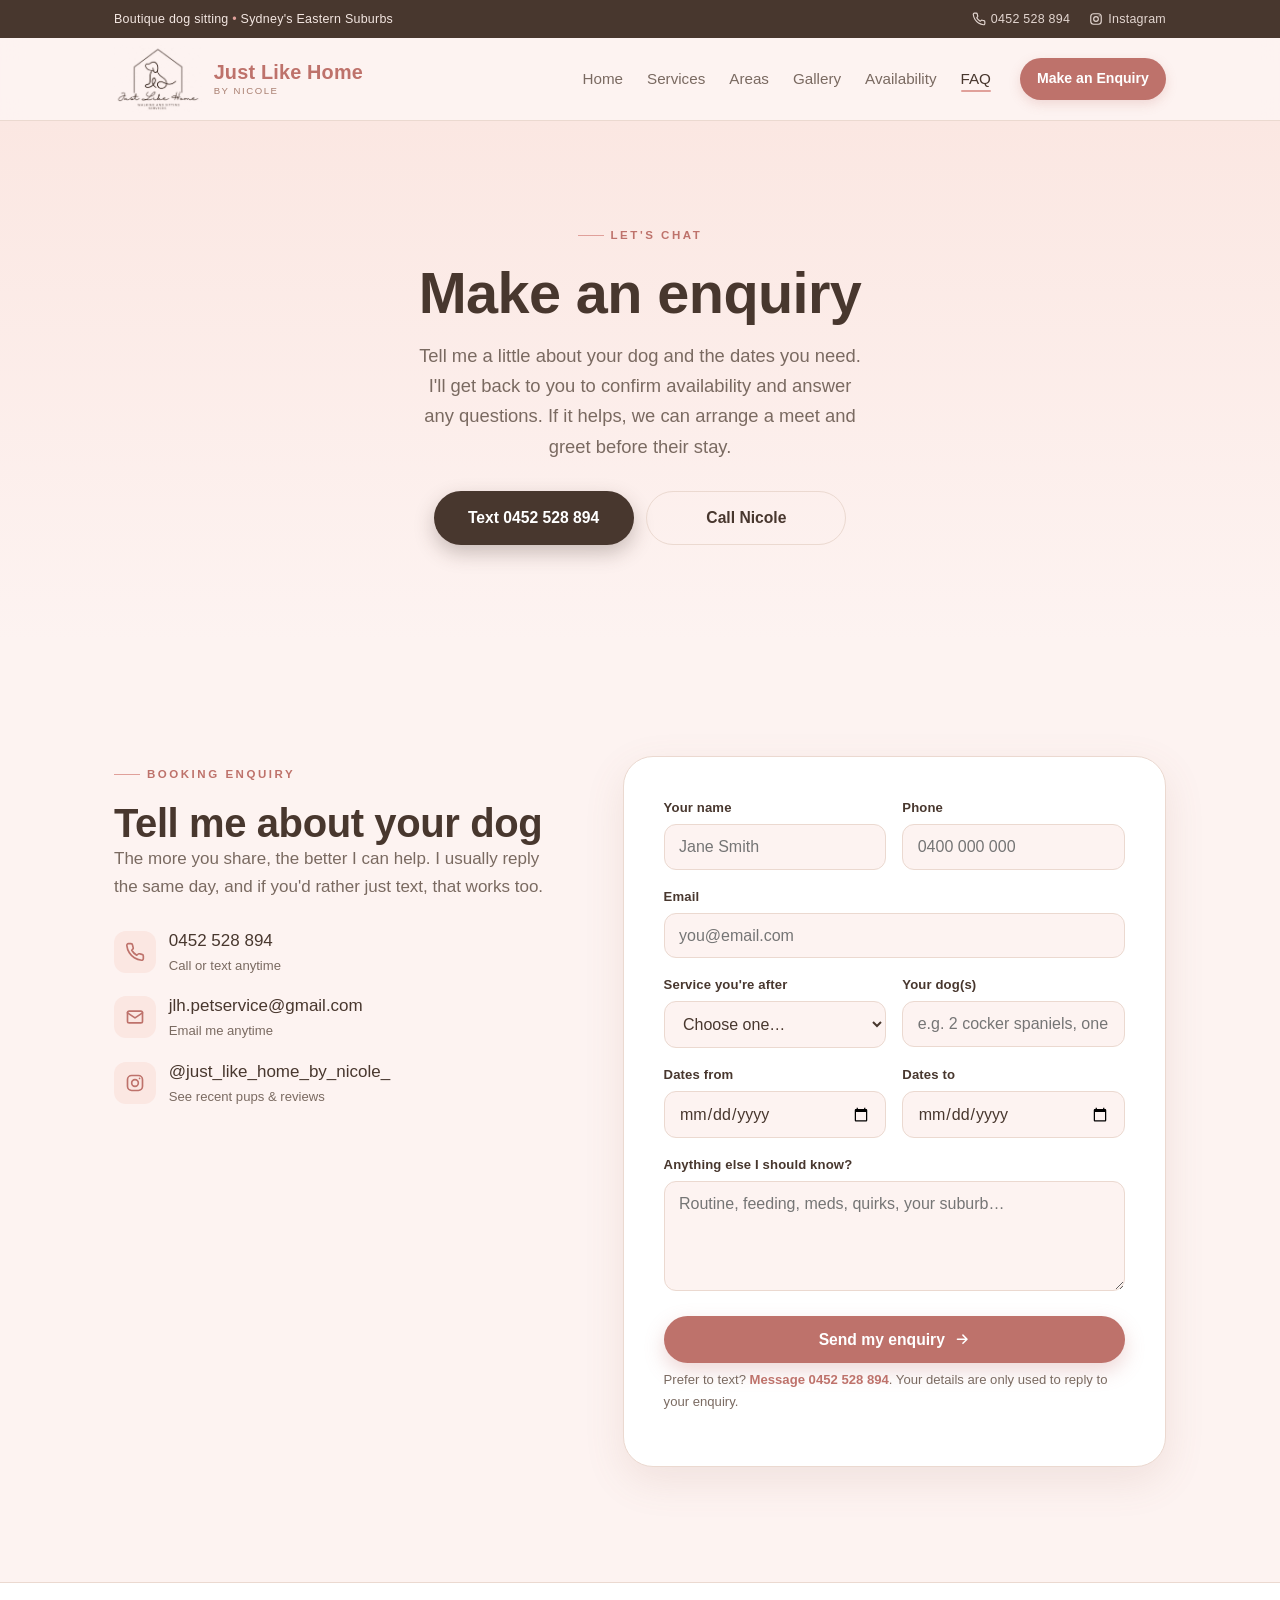
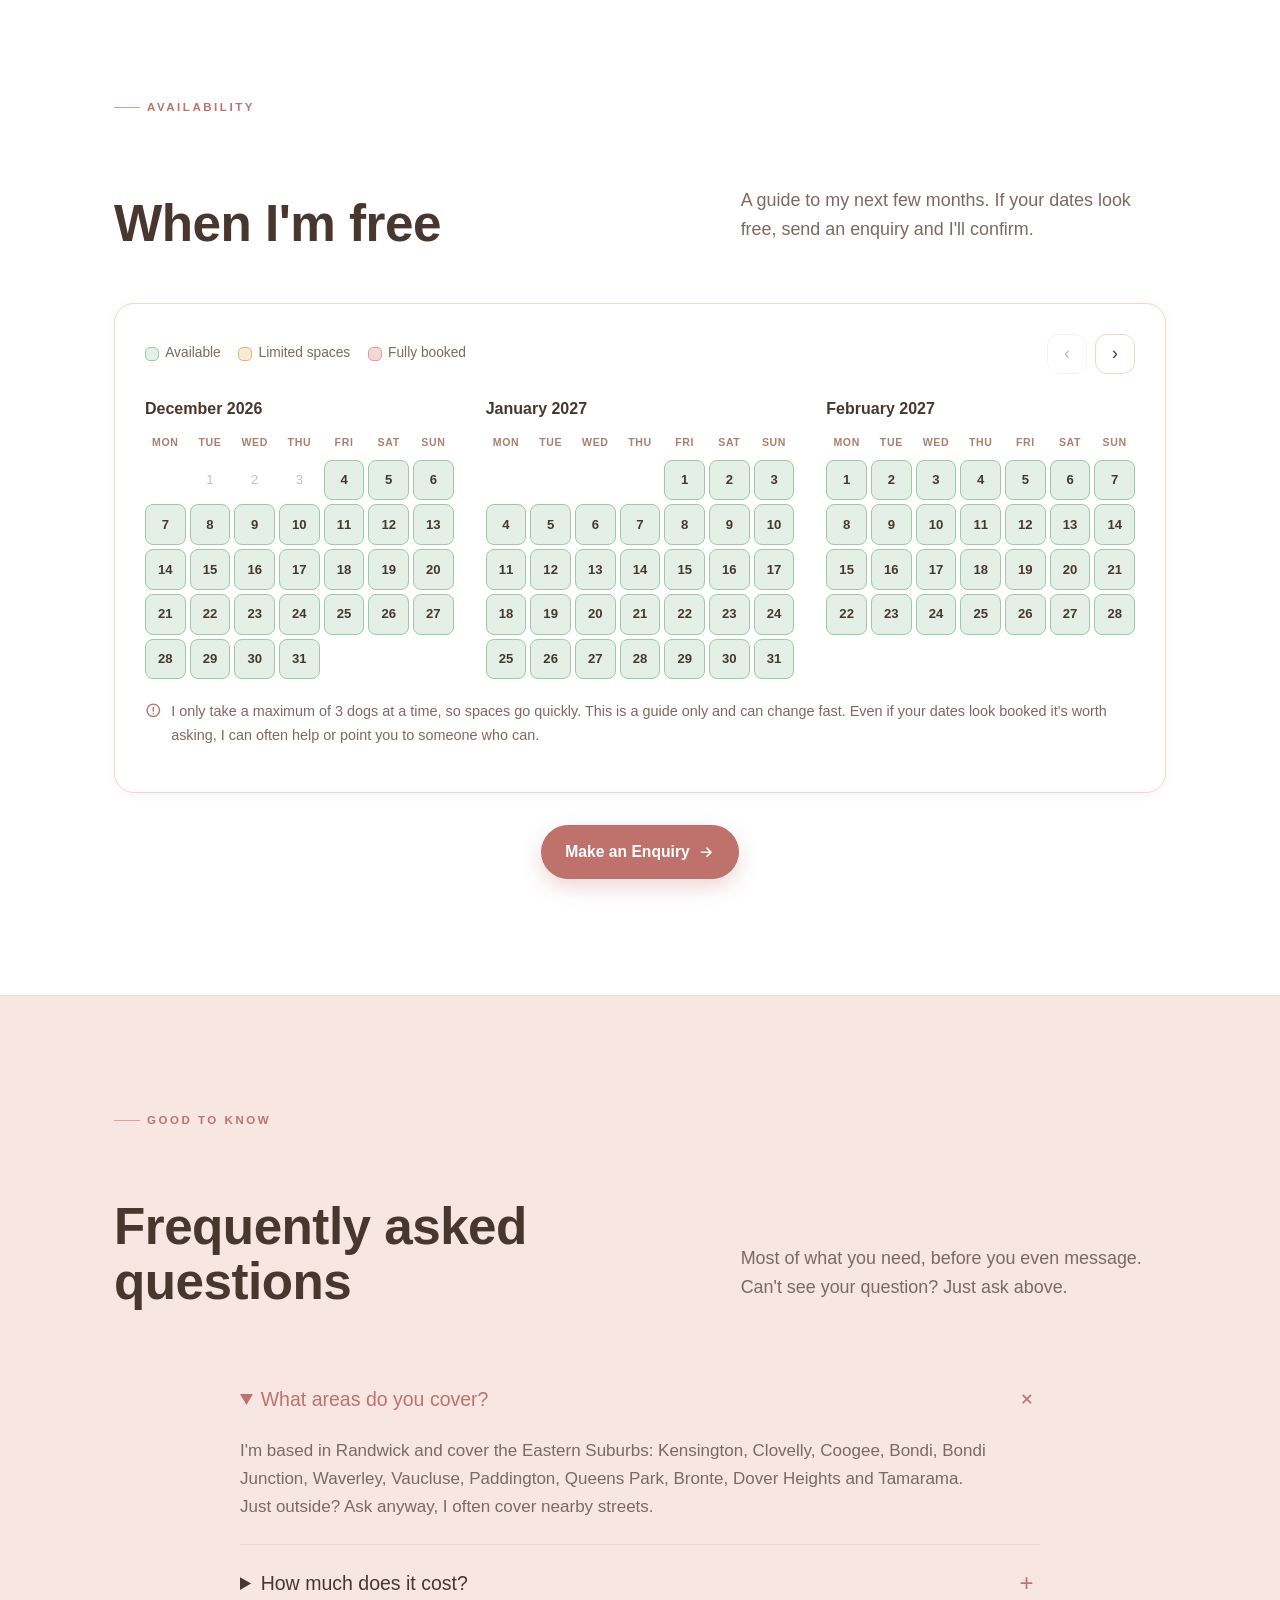
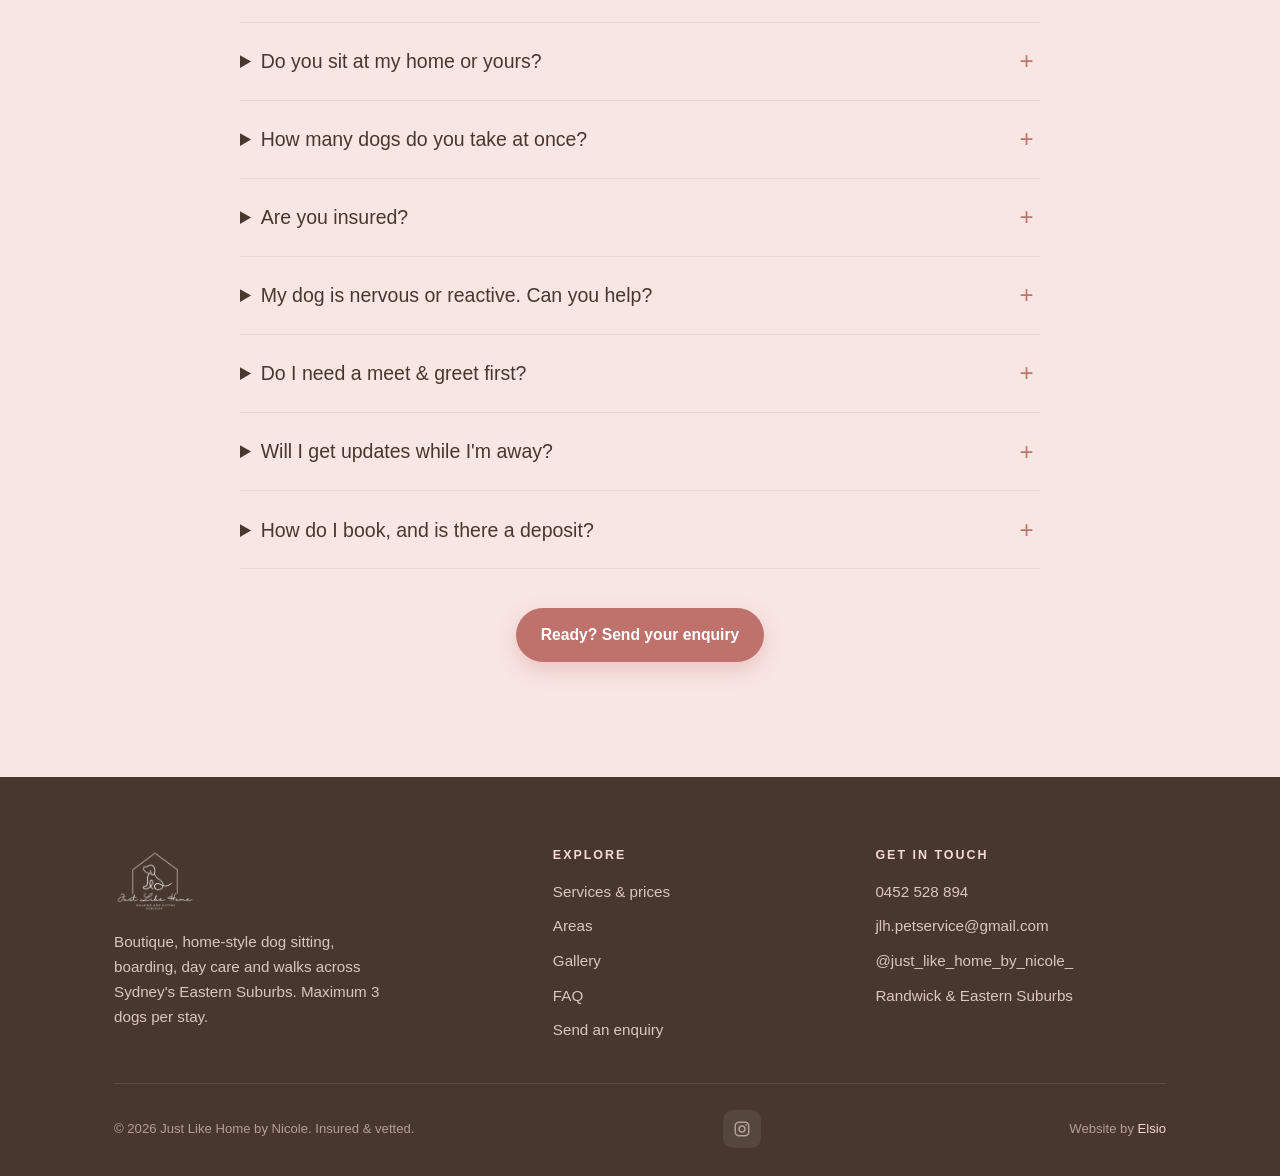
<file: contact.html>
<!DOCTYPE html>
<html lang="en-AU">
<head>
  <meta charset="UTF-8">
  <meta name="viewport" content="width=device-width, initial-scale=1.0">
  <title>Make an Enquiry | Just Like Home by Nicole</title>
  <meta name="description" content="Make an enquiry with Just Like Home by Nicole, or text 0452 528 894. Boutique dog sitting and walks across Sydney's Eastern Suburbs. Maximum 3 dogs per stay.">
  <link rel="stylesheet" href="css/styles.css?v=17">
  <script>document.documentElement.className += ' js';</script>
</head>
<body>

  <!-- ===== Utility bar ===== -->
  <div class="util">
    <div class="container">
      <span>Boutique dog sitting <span class="util__dot">&bull;</span> Sydney's Eastern Suburbs</span>
      <span class="util__right">
        <a href="tel:0452528894" aria-label="Call or text Nicole"><svg viewBox="0 0 24 24" fill="none" stroke="currentColor" stroke-width="2" stroke-linecap="round" stroke-linejoin="round"><path d="M22 16.9v3a2 2 0 0 1-2.2 2 19.8 19.8 0 0 1-8.6-3 19.5 19.5 0 0 1-6-6 19.8 19.8 0 0 1-3-8.6A2 2 0 0 1 4.1 2h3a2 2 0 0 1 2 1.7c.1 1 .4 1.9.7 2.8a2 2 0 0 1-.5 2.1L8.1 9.9a16 16 0 0 0 6 6l1.3-1.2a2 2 0 0 1 2.1-.5c.9.3 1.8.6 2.8.7a2 2 0 0 1 1.7 2Z"/></svg> 0452 528 894</a>
        <a href="https://www.instagram.com/just_like_home_by_nicole_/" target="_blank" rel="noopener" aria-label="Instagram"><svg viewBox="0 0 24 24" fill="none" stroke="currentColor" stroke-width="2"><rect x="3" y="3" width="18" height="18" rx="5"/><circle cx="12" cy="12" r="4"/><circle cx="17.5" cy="6.5" r="1" fill="currentColor" stroke="none"/></svg> Instagram</a>
      </span>
    </div>
  </div>

  <!-- ===== Header ===== -->
  <header class="masthead">
    <div class="container">
      <a class="brand" href="index.html" aria-label="Just Like Home by Nicole, home">
        <img class="brand__logo" src="assets/brand/logo.png" alt="" width="375" height="291">
        <span class="brand__text"><span class="brand__name">Just Like Home</span><span class="brand__sub">by Nicole</span></span>
      </a>
      <nav class="nav" aria-label="Primary">
        <ul class="nav__links">
          <li><a href="index.html">Home</a></li>
          <li><a href="index.html#services">Services</a></li>
          <li><a href="index.html#areas">Areas</a></li>
          <li><a href="index.html#gallery">Gallery</a></li>
          <li><a href="contact.html#availability">Availability</a></li>
          <li><a href="contact.html#faq" aria-current="page">FAQ</a></li>
          <li class="nav__mobile-cta"><a class="btn" href="#enquire">Make an Enquiry</a></li>
        </ul>
        <a class="btn" href="#enquire">Make an Enquiry</a>
        <button class="nav-toggle" aria-label="Open menu" aria-expanded="false"><span></span></button>
      </nav>
    </div>
  </header>

  <!-- ===== Page hero ===== -->
  <section class="pagehero">
    <div class="container">
      <span class="eyebrow center">Let's chat</span>
      <h1>Make an enquiry</h1>
      <p>Tell me a little about your dog and the dates you need. I'll get back to you to confirm availability and answer any questions. If it helps, we can arrange a meet and greet before their stay.</p>
      <div class="cta__actions">
        <a class="btn btn--text" href="sms:0452528894">Text 0452 528 894</a>
        <a class="btn btn--ghost" href="tel:0452528894">Call Nicole</a>
      </div>
    </div>
  </section>

  <!-- ===== Booking enquiry ===== -->
  <section class="section book" id="enquire">
    <div class="container">
      <aside class="book__aside reveal">
        <span class="eyebrow">Booking enquiry</span>
        <h2 style="font-size:clamp(1.8rem,3.4vw,2.5rem)">Tell me about your dog</h2>
        <p>The more you share, the better I can help. I usually reply the same day, and if you'd rather just text, that works too.</p>
        <ul class="book__contactlist">
          <li><span class="ic"><svg viewBox="0 0 24 24" fill="none" stroke="currentColor" stroke-width="2" stroke-linecap="round" stroke-linejoin="round"><path d="M22 16.9v3a2 2 0 0 1-2.2 2 19.8 19.8 0 0 1-8.6-3 19.5 19.5 0 0 1-6-6 19.8 19.8 0 0 1-3-8.6A2 2 0 0 1 4.1 2h3a2 2 0 0 1 2 1.7c.1 1 .4 1.9.7 2.8a2 2 0 0 1-.5 2.1L8.1 9.9a16 16 0 0 0 6 6l1.3-1.2a2 2 0 0 1 2.1-.5c.9.3 1.8.6 2.8.7a2 2 0 0 1 1.7 2Z"/></svg></span><span><a href="tel:0452528894" style="color:inherit">0452 528 894</a><small>Call or text anytime</small></span></li>
          <li><span class="ic"><svg viewBox="0 0 24 24" fill="none" stroke="currentColor" stroke-width="2" stroke-linecap="round" stroke-linejoin="round"><rect x="3" y="5" width="18" height="14" rx="2"/><path d="m3 7 9 6 9-6"/></svg></span><span><a href="mailto:jlh.petservice@gmail.com" style="color:inherit">jlh.petservice@gmail.com</a><small>Email me anytime</small></span></li>
          <li><span class="ic"><svg viewBox="0 0 24 24" fill="none" stroke="currentColor" stroke-width="2"><rect x="3" y="3" width="18" height="18" rx="5"/><circle cx="12" cy="12" r="4"/><circle cx="17.5" cy="6.5" r="1" fill="currentColor" stroke="none"/></svg></span><span><a href="https://www.instagram.com/just_like_home_by_nicole_/" target="_blank" rel="noopener" style="color:inherit">@just_like_home_by_nicole_</a><small>See recent pups &amp; reviews</small></span></li>
        </ul>
      </aside>

      <form class="form reveal" id="enquiryForm" novalidate>
        <div class="form__ok" id="formOk"></div>
        <div class="form__row">
          <div class="field">
            <label for="name">Your name</label>
            <input id="name" name="name" type="text" placeholder="Jane Smith" required>
          </div>
          <div class="field">
            <label for="phone">Phone</label>
            <input id="phone" name="phone" type="tel" placeholder="0400 000 000" required>
          </div>
        </div>
        <div class="field">
          <label for="email">Email</label>
          <input id="email" name="email" type="email" placeholder="you@email.com" required>
        </div>
        <div class="form__row">
          <div class="field">
            <label for="service">Service you're after</label>
            <select id="service" name="service">
              <option value="">Choose one…</option>
              <option>Sitting at my place ($85/night)</option>
              <option>Sitting at your place ($100/night)</option>
              <option>Day care ($65/day)</option>
              <option>Drop-in visit ($40)</option>
              <option>Solo walk ($40 weekday / $50 weekend)</option>
              <option>Double walk ($75)</option>
              <option>Wash &amp; walk ($65)</option>
              <option>Not sure yet, help me choose</option>
            </select>
          </div>
          <div class="field">
            <label for="pet">Your dog(s)</label>
            <input id="pet" name="pet" type="text" placeholder="e.g. 2 cocker spaniels, one a bit nervous">
          </div>
        </div>
        <div class="form__row">
          <div class="field">
            <label for="from">Dates from</label>
            <input id="from" name="from" type="date">
          </div>
          <div class="field">
            <label for="to">Dates to</label>
            <input id="to" name="to" type="date">
          </div>
        </div>
        <p class="datestatus" id="dateStatus" role="status" aria-live="polite"></p>
        <div class="field">
          <label for="msg">Anything else I should know?</label>
          <textarea id="msg" name="msg" placeholder="Routine, feeding, meds, quirks, your suburb…"></textarea>
        </div>
        <button class="btn" type="submit" style="width:100%;justify-content:center">Send my enquiry
          <svg viewBox="0 0 24 24" fill="none" stroke="currentColor" stroke-width="2.2" stroke-linecap="round" stroke-linejoin="round"><path d="M5 12h14M13 6l6 6-6 6"/></svg>
        </button>
        <p class="form__note">Prefer to text? <a href="sms:0452528894" style="color:var(--rose-deep);font-weight:600">Message 0452 528 894</a>. Your details are only used to reply to your enquiry.</p>
      </form>
    </div>
  </section>

  <!-- ===== Availability =====
       Hotel style: each date shows Available / Limited / Fully booked.
       Edit the dates at the top of js/availability.js - nothing else. -->
  <section class="section avail" id="availability">
    <div class="container">
      <div class="head head--row reveal">
        <span class="eyebrow">Availability</span>
        <h2>When I'm free</h2>
        <p>A guide to my next few months. If your dates look free, send an enquiry and I'll confirm.</p>
      </div>

      <div class="avc reveal">
        <div class="avc__top">
          <div class="avc__legend">
            <span><i class="avc__key free"></i> Available</span>
            <span><i class="avc__key limited"></i> Limited spaces</span>
            <span><i class="avc__key full"></i> Fully booked</span>
          </div>
          <div class="avc__nav">
            <button type="button" id="avcPrev" aria-label="Previous months">&#8249;</button>
            <button type="button" id="avcNext" aria-label="Next months">&#8250;</button>
          </div>
        </div>

        <div class="avc__months" id="availabilityCal"></div>

        <p class="avc__note">
          <svg viewBox="0 0 24 24" fill="none" stroke="currentColor" stroke-width="2" stroke-linecap="round" stroke-linejoin="round"><circle cx="12" cy="12" r="9"/><path d="M12 8v5M12 16.5v.5"/></svg>
          I only take a maximum of 3 dogs at a time, so spaces go quickly. This is a guide only and can change fast. Even if your dates look booked it's worth asking, I can often help or point you to someone who can.
        </p>
      </div>

      <div style="text-align:center;margin-top:2rem">
        <a class="btn" href="#enquire">Make an Enquiry
          <svg viewBox="0 0 24 24" fill="none" stroke="currentColor" stroke-width="2.2" stroke-linecap="round" stroke-linejoin="round"><path d="M5 12h14M13 6l6 6-6 6"/></svg>
        </a>
      </div>
    </div>
  </section>

  <!-- ===== Full FAQ ===== -->
  <section class="section" id="faq" style="background:var(--cream-2)">
    <div class="container">
      <div class="head head--row reveal">
        <span class="eyebrow">Good to know</span>
        <h2>Frequently asked questions</h2>
        <p>Most of what you need, before you even message. Can't see your question? Just ask above.</p>
      </div>

      <div class="faq-wrap reveal">
        <details class="faq" open>
          <summary class="faq__q">What areas do you cover?</summary>
          <div class="faq__a"><p>I'm based in Randwick and cover the Eastern Suburbs: Kensington, Clovelly, Coogee, Bondi, Bondi Junction, Waverley, Vaucluse, Paddington, Queens Park, Bronte, Dover Heights and Tamarama. Just outside? Ask anyway, I often cover nearby streets.</p></div>
        </details>
        <details class="faq">
          <summary class="faq__q">How much does it cost?</summary>
          <div class="faq__a"><p>Sitting at your place is $100/night, sitting at my place is $85/night, day care is $65/day and drop-in visits are $40. Walks are $40 for a solo on a weekday or $50 on a weekend, $75 for a double, and $65 for a wash and walk. Longer stays are discounted, so send me your dates for a quote.</p></div>
        </details>
        <details class="faq">
          <summary class="faq__q">Do you sit at my home or yours?</summary>
          <div class="faq__a"><p>Either works. I can stay overnight in your home so your dog keeps their own space, or they can board with me for a cosy home away from home. Whatever suits your dog best.</p></div>
        </details>
        <details class="faq">
          <summary class="faq__q">How many dogs do you take at once?</summary>
          <div class="faq__a"><p>A maximum of three dogs at a time for stays, so everyone gets proper, personal attention and it never feels like a crowded house. Solo stays may also be available depending on dates, just mention it when you enquire.</p></div>
        </details>
        <details class="faq">
          <summary class="faq__q">Are you insured?</summary>
          <div class="faq__a"><p>Yes. I'm fully insured and vetted, so your dog and your home are in safe, accountable hands.</p></div>
        </details>
        <details class="faq">
          <summary class="faq__q">My dog is nervous or reactive. Can you help?</summary>
          <div class="faq__a"><p>Every dog is different, and you're very welcome to enquire. I'm happy to discuss your dog's individual needs, routine and triggers before booking. Small stays, solo walks and personalised care mean I can tailor their time with me to help them feel as comfortable as possible.</p></div>
        </details>
        <details class="faq">
          <summary class="faq__q">Do I need a meet &amp; greet first?</summary>
          <div class="faq__a"><p>Not always. We'll chat about your dog's routine and needs when you enquire, and if it would help, we can arrange a free meet and greet before their stay. It's there if you want it, not a requirement.</p></div>
        </details>
        <details class="faq">
          <summary class="faq__q">Will I get updates while I'm away?</summary>
          <div class="faq__a"><p>Always. Photos and a quick note so you can see your dog happy and settled. It's the best part of the job.</p></div>
        </details>
        <details class="faq">
          <summary class="faq__q">How do I book, and is there a deposit?</summary>
          <div class="faq__a"><p>Send an enquiry above or text me on 0452 528 894 with your dog, your dates and what you need, and I'll confirm availability. A 25% deposit is required to confirm your booking. Your deposit is fully refundable if you cancel at least 7 days before the start of your stay. The remaining balance is due on arrival.</p></div>
        </details>
      </div>

      <div style="text-align:center;margin-top:2.4rem">
        <a class="btn" href="#enquire">Ready? Send your enquiry</a>
      </div>
    </div>
  </section>

  <!-- ===== Footer ===== -->
  <footer class="foot">
    <div class="container">
      <div class="foot__top">
        <div class="foot__brand">
          <a class="brand" href="index.html" aria-label="Just Like Home by Nicole, home">
            <img class="brand__logo" src="assets/brand/logo.png" alt="Just Like Home" style="height:64px;filter:brightness(0) invert(1);opacity:.92">
          </a>
          <p>Boutique, home-style dog sitting, boarding, day care and walks across Sydney's Eastern Suburbs. Maximum 3 dogs per stay.</p>
        </div>
        <div>
          <h4>Explore</h4>
          <ul>
            <li><a href="index.html#services">Services &amp; prices</a></li>
            <li><a href="index.html#areas">Areas</a></li>
            <li><a href="index.html#gallery">Gallery</a></li>
            <li><a href="contact.html#faq">FAQ</a></li>
            <li><a href="contact.html#enquire">Send an enquiry</a></li>
          </ul>
        </div>
        <div>
          <h4>Get in touch</h4>
          <ul>
            <li><a href="tel:0452528894">0452 528 894</a></li>
            <li><a href="mailto:jlh.petservice@gmail.com">jlh.petservice@gmail.com</a></li>
            <li><a href="https://www.instagram.com/just_like_home_by_nicole_/" target="_blank" rel="noopener">@just_like_home_by_nicole_</a></li>
            <li>Randwick &amp; Eastern Suburbs</li>
          </ul>
        </div>
      </div>
      <div class="foot__bottom">
        <span>© <span id="yr"></span> Just Like Home by Nicole. Insured &amp; vetted.</span>
        <div class="foot__social">
          <a href="https://www.instagram.com/just_like_home_by_nicole_/" target="_blank" rel="noopener" aria-label="Instagram"><svg viewBox="0 0 24 24" fill="none" stroke="currentColor" stroke-width="2"><rect x="3" y="3" width="18" height="18" rx="5"/><circle cx="12" cy="12" r="4"/><circle cx="17.5" cy="6.5" r="1" fill="currentColor" stroke="none"/></svg></a>
        </div>
        <span>Website by <a href="https://elsio.com.au" target="_blank" rel="noopener" style="color:var(--blush)">Elsio</a></span>
      </div>
    </div>
  </footer>

  <script src="js/availability.js"></script>
  <script src="js/main.js"></script>
</body>
</html>
</file>
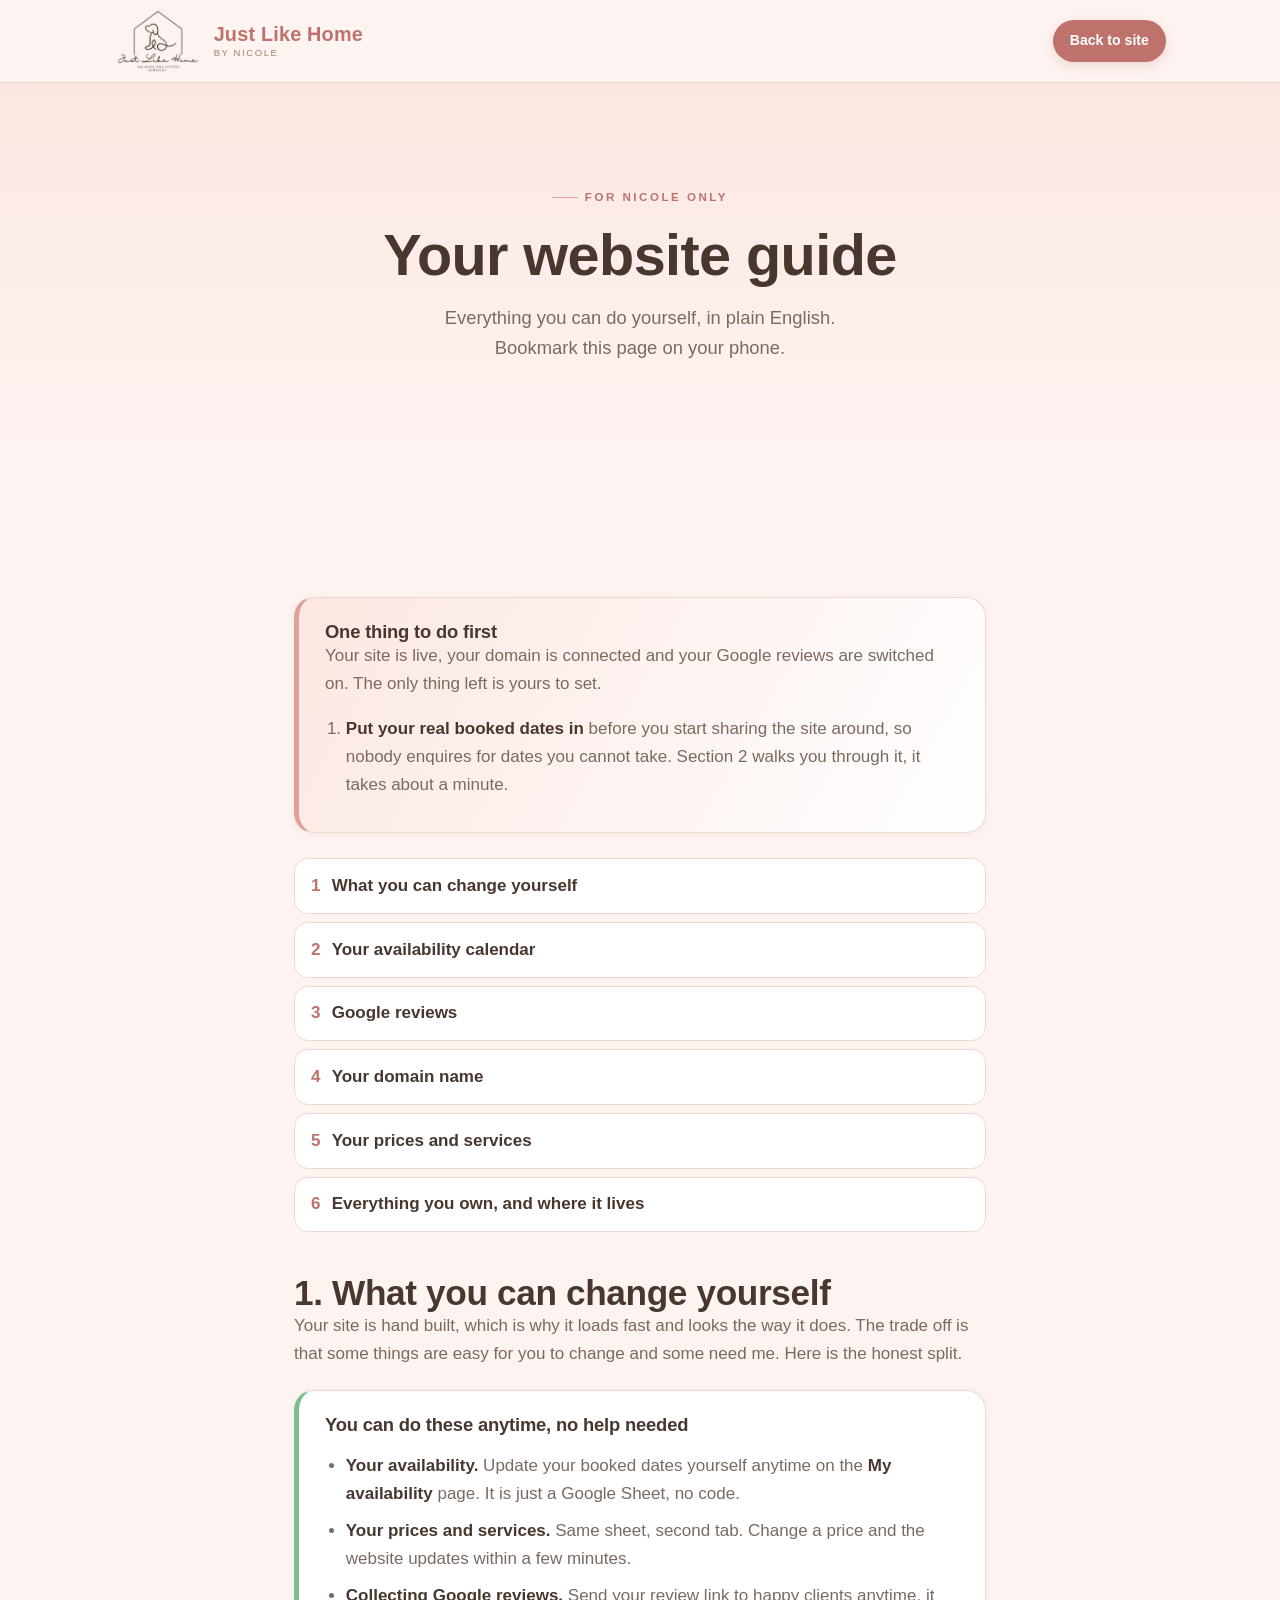
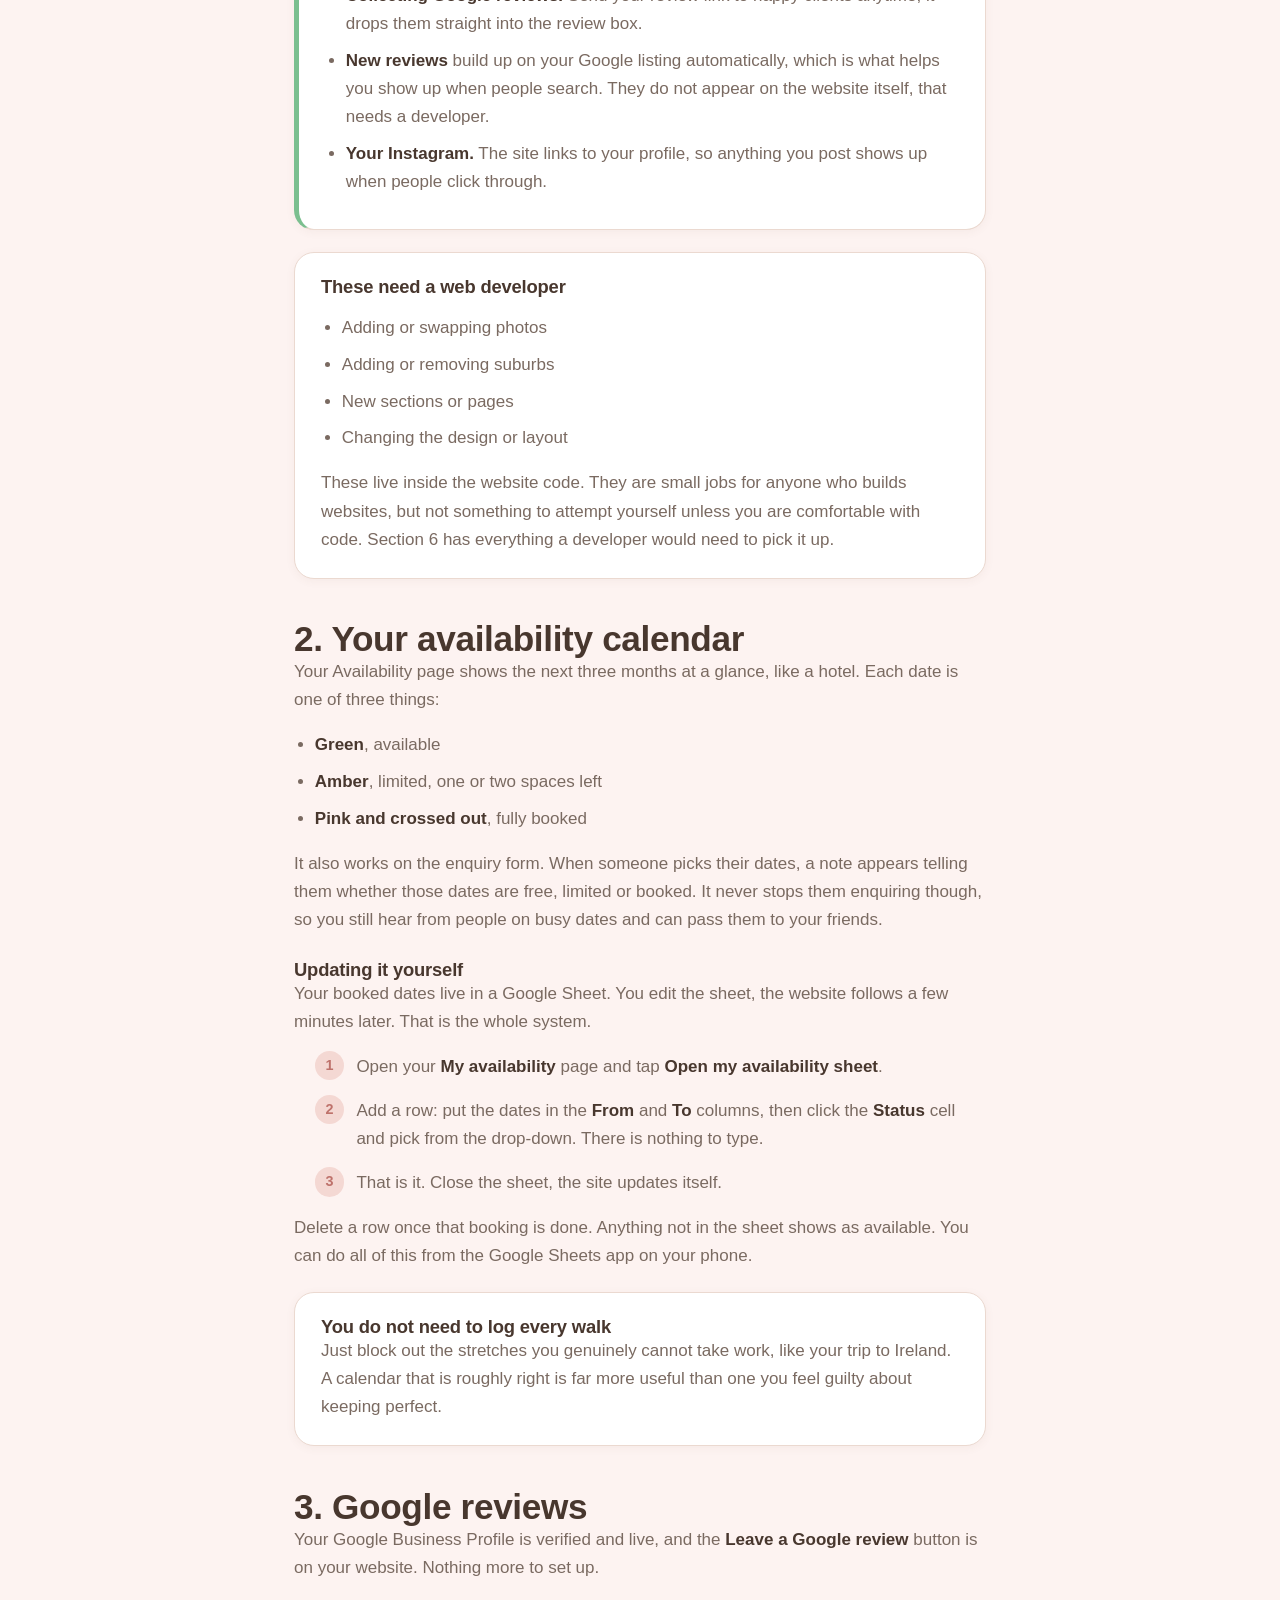
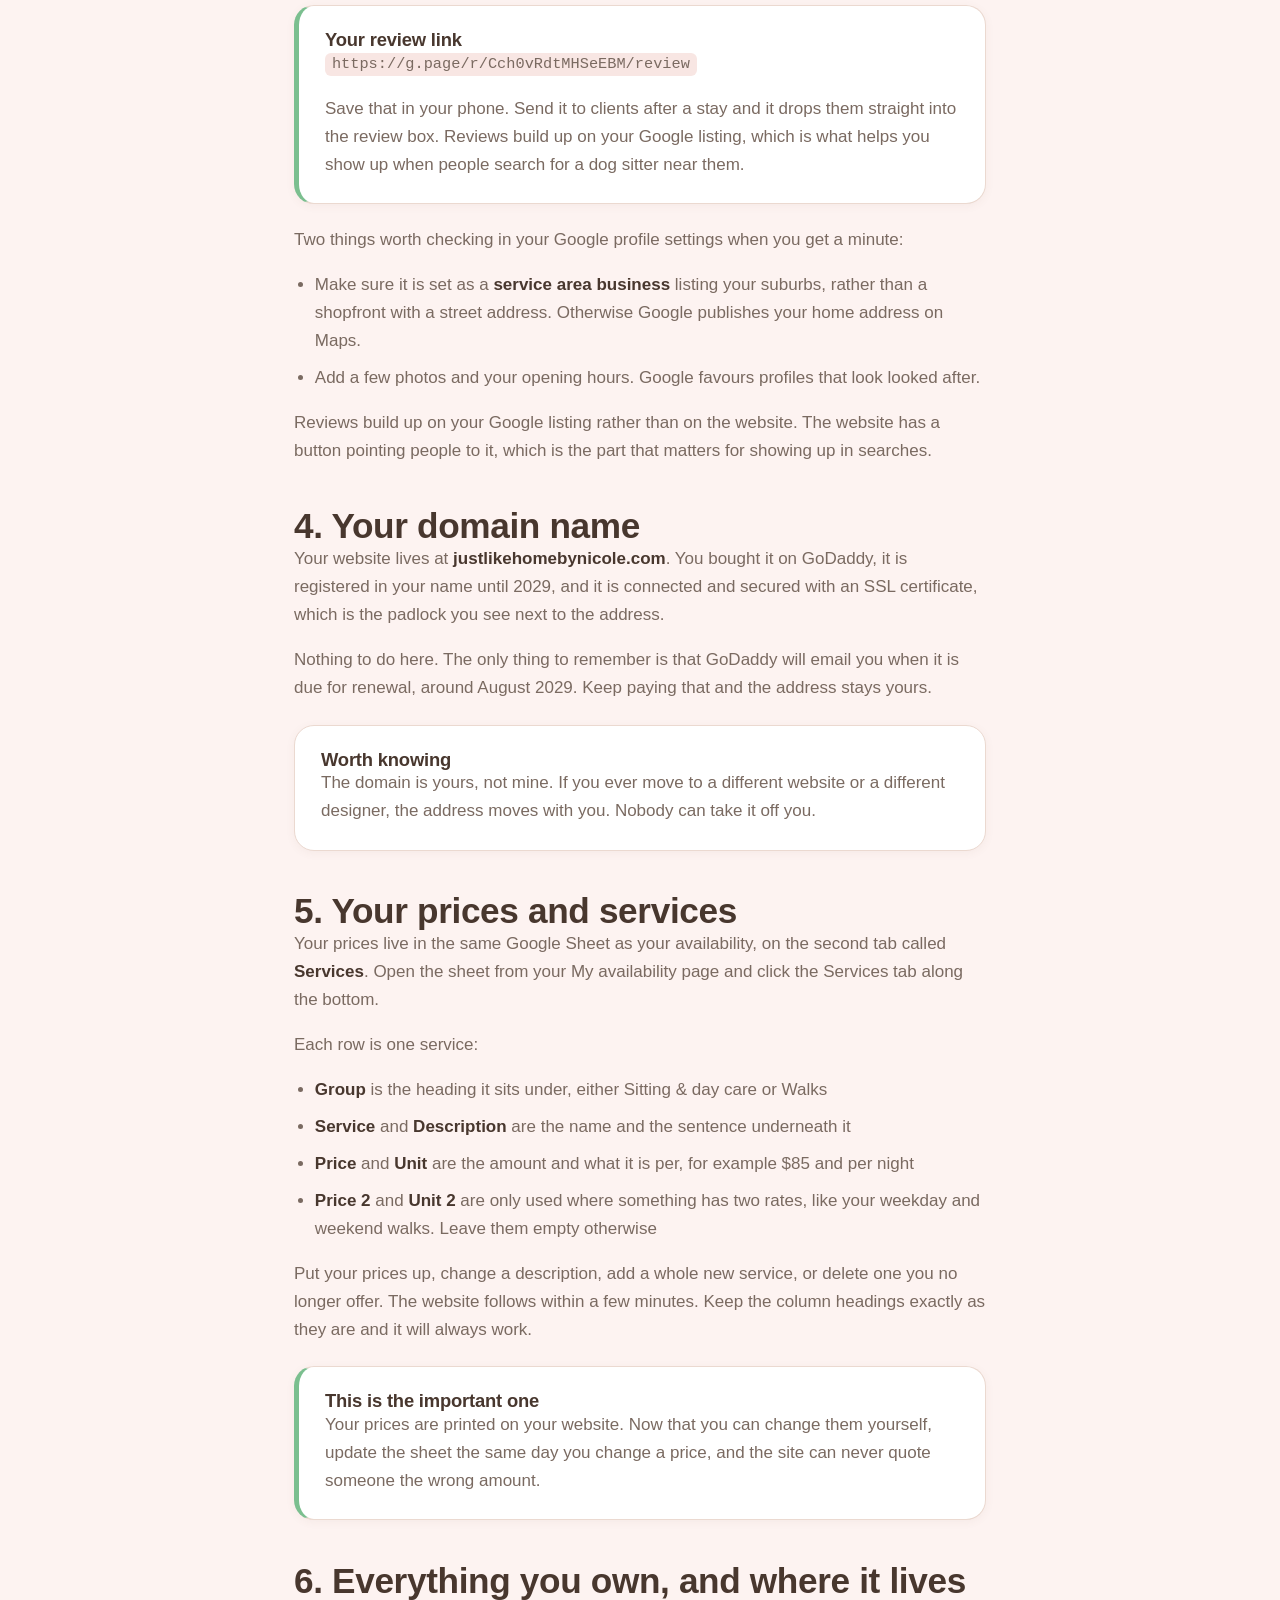
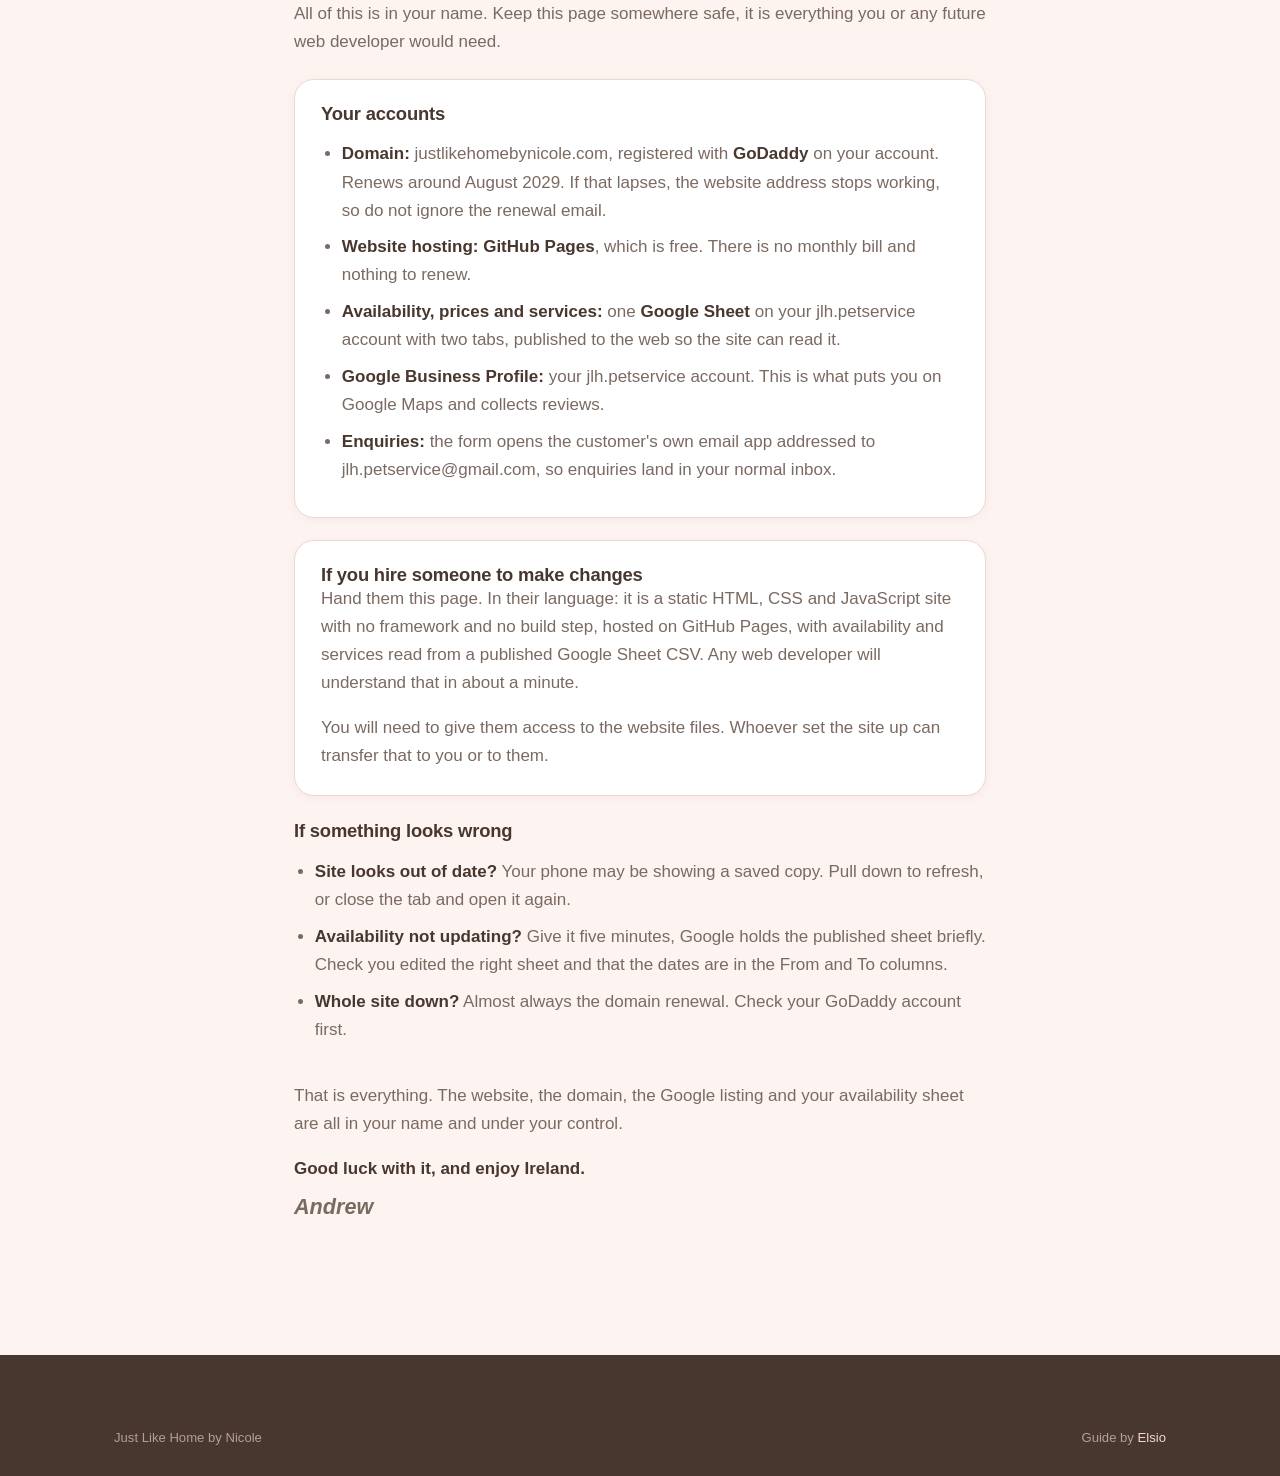
<file: guide.html>
<!DOCTYPE html>
<html lang="en-AU">
<head>
  <meta charset="UTF-8">
  <meta name="viewport" content="width=device-width, initial-scale=1.0">
  <meta name="robots" content="noindex, nofollow">
  <title>Your website guide | Just Like Home by Nicole</title>
  <link rel="stylesheet" href="css/styles.css?v=17">
  <script>document.documentElement.className += ' js';</script>
</head>
<body>

  <header class="masthead">
    <div class="container">
      <a class="brand" href="index.html" aria-label="Just Like Home by Nicole, home">
        <img class="brand__logo" src="assets/brand/logo.png" alt="" width="375" height="291">
        <span class="brand__text"><span class="brand__name">Just Like Home</span><span class="brand__sub">by Nicole</span></span>
      </a>
      <nav class="nav"><a class="btn" href="index.html">Back to site</a></nav>
    </div>
  </header>

  <section class="pagehero">
    <div class="container">
      <span class="eyebrow center">For Nicole only</span>
      <h1>Your website guide</h1>
      <p>Everything you can do yourself, in plain English. Bookmark this page on your phone.</p>
    </div>
  </section>

  <section class="section">
    <div class="container guide">

      <div class="gcard gcard--warn">
        <h3>One thing to do first</h3>
        <p>Your site is live, your domain is connected and your Google reviews are switched on. The only thing left is yours to set.</p>
        <ol>
          <li><strong>Put your real booked dates in</strong> before you start sharing the site around, so nobody enquires for dates you cannot take. Section 2 walks you through it, it takes about a minute.</li>
        </ol>
      </div>

      <div class="gtoc">
        <a href="#what"><span>1</span> What you can change yourself</a>
        <a href="#calendar"><span>2</span> Your availability calendar</a>
        <a href="#reviews"><span>3</span> Google reviews</a>
        <a href="#domain"><span>4</span> Your domain name</a>
        <a href="#changes"><span>5</span> Your prices and services</a>
        <a href="#help"><span>6</span> Everything you own, and where it lives</a>
      </div>

      <h2 id="what">1. What you can change yourself</h2>
      <p>Your site is hand built, which is why it loads fast and looks the way it does. The trade off is that some things are easy for you to change and some need me. Here is the honest split.</p>

      <div class="gcard gcard--do">
        <h3>You can do these anytime, no help needed</h3>
        <ul>
          <li><strong>Your availability.</strong> Update your booked dates yourself anytime on the <a href="manage.html"><strong>My availability</strong></a> page. It is just a Google Sheet, no code.</li>
          <li><strong>Your prices and services.</strong> Same sheet, second tab. Change a price and the website updates within a few minutes.</li>
          <li><strong>Collecting Google reviews.</strong> Send your review link to happy clients anytime, it drops them straight into the review box.</li>
          <li><strong>New reviews</strong> build up on your Google listing automatically, which is what helps you show up when people search. They do not appear on the website itself, that needs a developer.</li>
          <li><strong>Your Instagram.</strong> The site links to your profile, so anything you post shows up when people click through.</li>
        </ul>
      </div>

      <div class="gcard">
        <h3>These need a web developer</h3>
        <ul>
          <li>Adding or swapping photos</li>
          <li>Adding or removing suburbs</li>
          <li>New sections or pages</li>
          <li>Changing the design or layout</li>
        </ul>
        <p style="margin-bottom:0">These live inside the website code. They are small jobs for anyone who builds websites, but not something to attempt yourself unless you are comfortable with code. Section 6 has everything a developer would need to pick it up.</p>
      </div>

      <h2 id="calendar">2. Your availability calendar</h2>
      <p>Your Availability page shows the next three months at a glance, like a hotel. Each date is one of three things:</p>
      <ul>
        <li><strong>Green</strong>, available</li>
        <li><strong>Amber</strong>, limited, one or two spaces left</li>
        <li><strong>Pink and crossed out</strong>, fully booked</li>
      </ul>
      <p>It also works on the enquiry form. When someone picks their dates, a note appears telling them whether those dates are free, limited or booked. It never stops them enquiring though, so you still hear from people on busy dates and can pass them to your friends.</p>

      <h3>Updating it yourself</h3>
      <p>Your booked dates live in a Google Sheet. You edit the sheet, the website follows a few minutes later. That is the whole system.</p>
      <ol class="gsteps">
        <li>Open your <a href="manage.html"><strong>My availability</strong></a> page and tap <strong>Open my availability sheet</strong>.</li>
        <li>Add a row: put the dates in the <strong>From</strong> and <strong>To</strong> columns, then click the <strong>Status</strong> cell and pick from the drop-down. There is nothing to type.</li>
        <li>That is it. Close the sheet, the site updates itself.</li>
      </ol>
      <p>Delete a row once that booking is done. Anything not in the sheet shows as available. You can do all of this from the Google Sheets app on your phone.</p>

      <div class="gcard">
        <h3>You do not need to log every walk</h3>
        <p>Just block out the stretches you genuinely cannot take work, like your trip to Ireland. A calendar that is roughly right is far more useful than one you feel guilty about keeping perfect.</p>
      </div>

      <h2 id="reviews">3. Google reviews</h2>
      <p>Your Google Business Profile is verified and live, and the <strong>Leave a Google review</strong> button is on your website. Nothing more to set up.</p>
      <div class="gcard gcard--do">
        <h3>Your review link</h3>
        <p><code>https://g.page/r/Cch0vRdtMHSeEBM/review</code></p>
        <p style="margin-bottom:0">Save that in your phone. Send it to clients after a stay and it drops them straight into the review box. Reviews build up on your Google listing, which is what helps you show up when people search for a dog sitter near them.</p>
      </div>
      <p>Two things worth checking in your Google profile settings when you get a minute:</p>
      <ul>
        <li>Make sure it is set as a <strong>service area business</strong> listing your suburbs, rather than a shopfront with a street address. Otherwise Google publishes your home address on Maps.</li>
        <li>Add a few photos and your opening hours. Google favours profiles that look looked after.</li>
      </ul>
      <p>Reviews build up on your Google listing rather than on the website. The website has a button pointing people to it, which is the part that matters for showing up in searches.</p>

      <h2 id="domain">4. Your domain name</h2>
      <p>Your website lives at <strong>justlikehomebynicole.com</strong>. You bought it on GoDaddy, it is registered in your name until 2029, and it is connected and secured with an SSL certificate, which is the padlock you see next to the address.</p>
      <p>Nothing to do here. The only thing to remember is that GoDaddy will email you when it is due for renewal, around August 2029. Keep paying that and the address stays yours.</p>
      <div class="gcard">
        <h3>Worth knowing</h3>
        <p style="margin-bottom:0">The domain is yours, not mine. If you ever move to a different website or a different designer, the address moves with you. Nobody can take it off you.</p>
      </div>

      <h2 id="changes">5. Your prices and services</h2>
      <p>Your prices live in the same Google Sheet as your availability, on the second tab called <strong>Services</strong>. Open the sheet from your <a href="manage.html">My availability</a> page and click the Services tab along the bottom.</p>
      <p>Each row is one service:</p>
      <ul>
        <li><strong>Group</strong> is the heading it sits under, either Sitting &amp; day care or Walks</li>
        <li><strong>Service</strong> and <strong>Description</strong> are the name and the sentence underneath it</li>
        <li><strong>Price</strong> and <strong>Unit</strong> are the amount and what it is per, for example $85 and per night</li>
        <li><strong>Price 2</strong> and <strong>Unit 2</strong> are only used where something has two rates, like your weekday and weekend walks. Leave them empty otherwise</li>
      </ul>
      <p>Put your prices up, change a description, add a whole new service, or delete one you no longer offer. The website follows within a few minutes. Keep the column headings exactly as they are and it will always work.</p>
      <div class="gcard gcard--do">
        <h3>This is the important one</h3>
        <p style="margin-bottom:0">Your prices are printed on your website. Now that you can change them yourself, update the sheet the same day you change a price, and the site can never quote someone the wrong amount.</p>
      </div>

      <h2 id="help">6. Everything you own, and where it lives</h2>
      <p>All of this is in your name. Keep this page somewhere safe, it is everything you or any future web developer would need.</p>

      <div class="gcard">
        <h3>Your accounts</h3>
        <ul style="margin-bottom:0">
          <li><strong>Domain:</strong> justlikehomebynicole.com, registered with <strong>GoDaddy</strong> on your account. Renews around August 2029. If that lapses, the website address stops working, so do not ignore the renewal email.</li>
          <li><strong>Website hosting:</strong> <strong>GitHub Pages</strong>, which is free. There is no monthly bill and nothing to renew.</li>
          <li><strong>Availability, prices and services:</strong> one <strong>Google Sheet</strong> on your jlh.petservice account with two tabs, published to the web so the site can read it.</li>
          <li><strong>Google Business Profile:</strong> your jlh.petservice account. This is what puts you on Google Maps and collects reviews.</li>
          <li><strong>Enquiries:</strong> the form opens the customer's own email app addressed to jlh.petservice@gmail.com, so enquiries land in your normal inbox.</li>
        </ul>
      </div>

      <div class="gcard">
        <h3>If you hire someone to make changes</h3>
        <p>Hand them this page. In their language: it is a static HTML, CSS and JavaScript site with no framework and no build step, hosted on GitHub Pages, with availability and services read from a published Google Sheet CSV. Any web developer will understand that in about a minute.</p>
        <p style="margin-bottom:0">You will need to give them access to the website files. Whoever set the site up can transfer that to you or to them.</p>
      </div>

      <h3>If something looks wrong</h3>
      <ul>
        <li><strong>Site looks out of date?</strong> Your phone may be showing a saved copy. Pull down to refresh, or close the tab and open it again.</li>
        <li><strong>Availability not updating?</strong> Give it five minutes, Google holds the published sheet briefly. Check you edited the right sheet and that the dates are in the From and To columns.</li>
        <li><strong>Whole site down?</strong> Almost always the domain renewal. Check your GoDaddy account first.</li>
      </ul>

      <p style="margin-top:2.4rem">That is everything. The website, the domain, the Google listing and your availability sheet are all in your name and under your control.</p>
      <p style="margin-bottom:0"><strong>Good luck with it, and enjoy Ireland.</strong></p>
      <p class="sig">Andrew</p>

    </div>
  </section>

  <footer class="foot">
    <div class="container">
      <div class="foot__bottom" style="border-top:0;padding-top:0">
        <span>Just Like Home by Nicole</span>
        <span>Guide by <a href="https://elsio.com.au" target="_blank" rel="noopener" style="color:var(--blush)">Elsio</a></span>
      </div>
    </div>
  </footer>

</body>
</html>
</file>
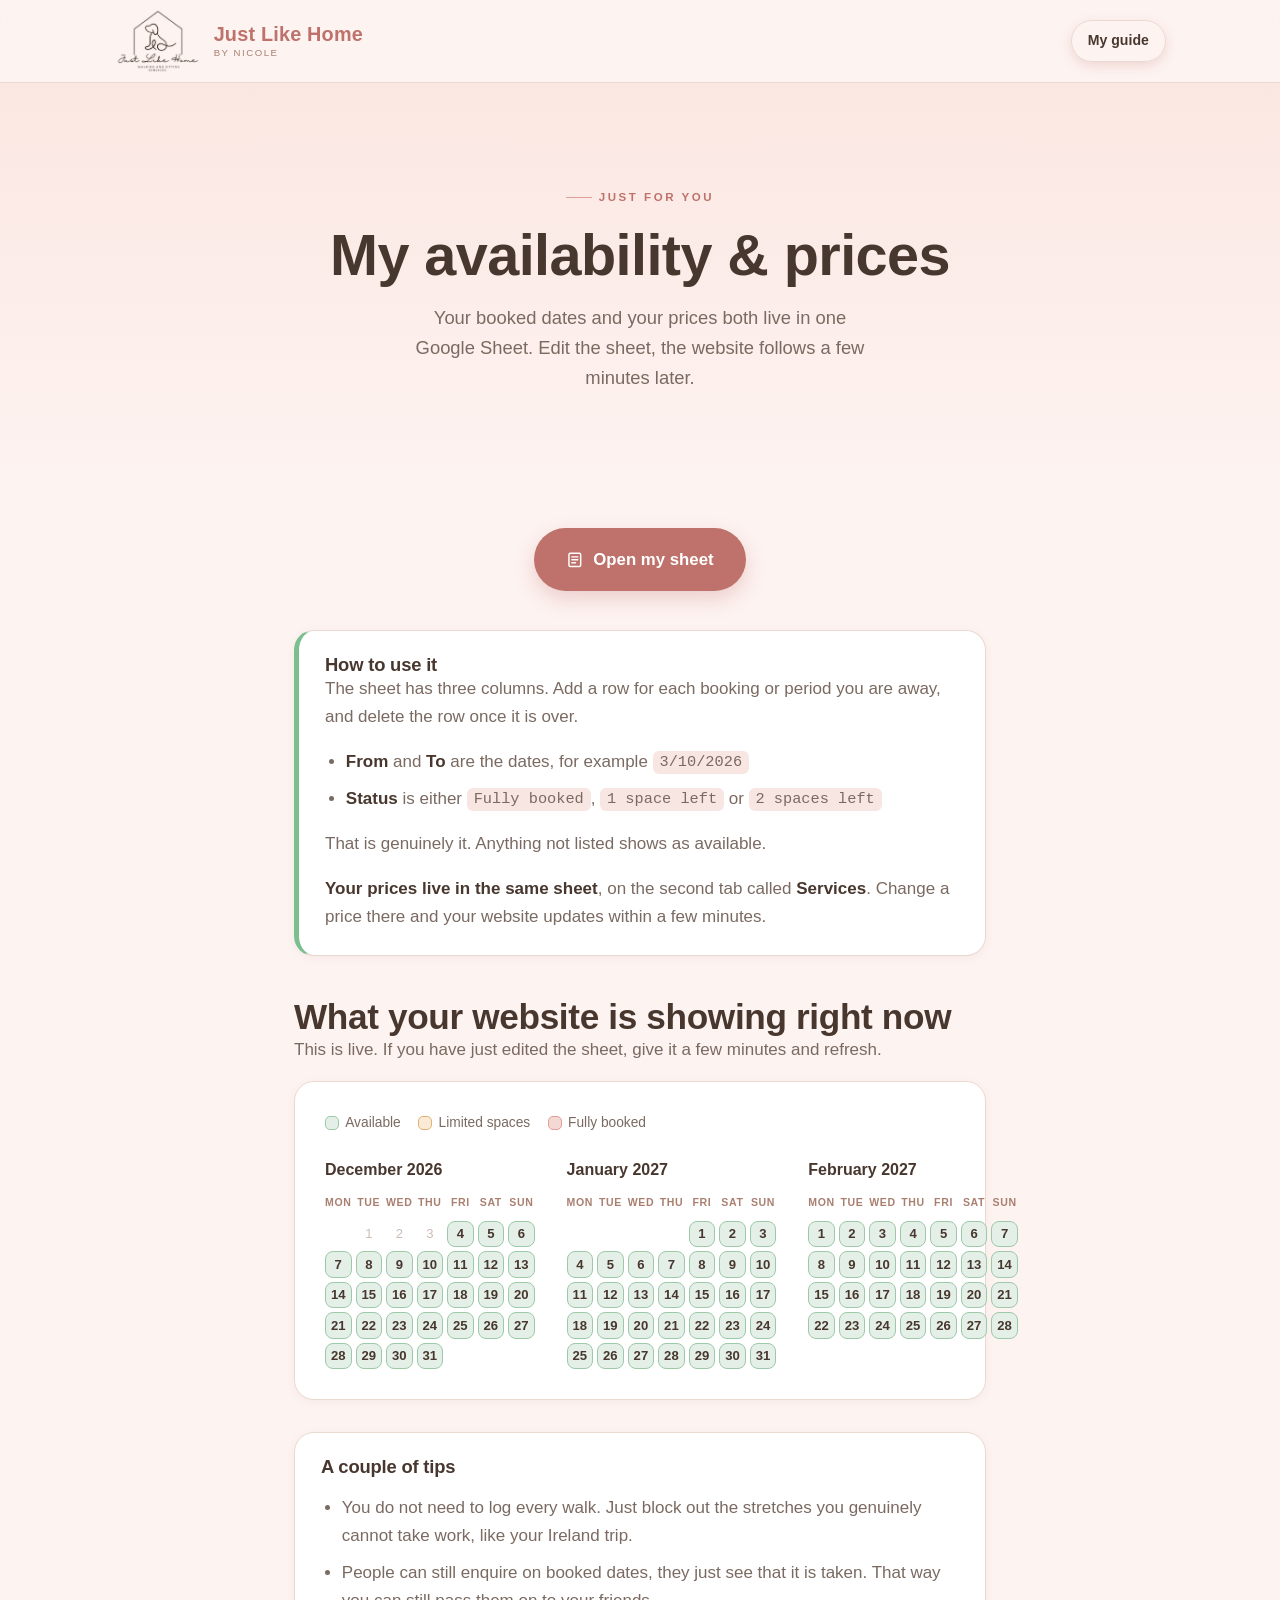
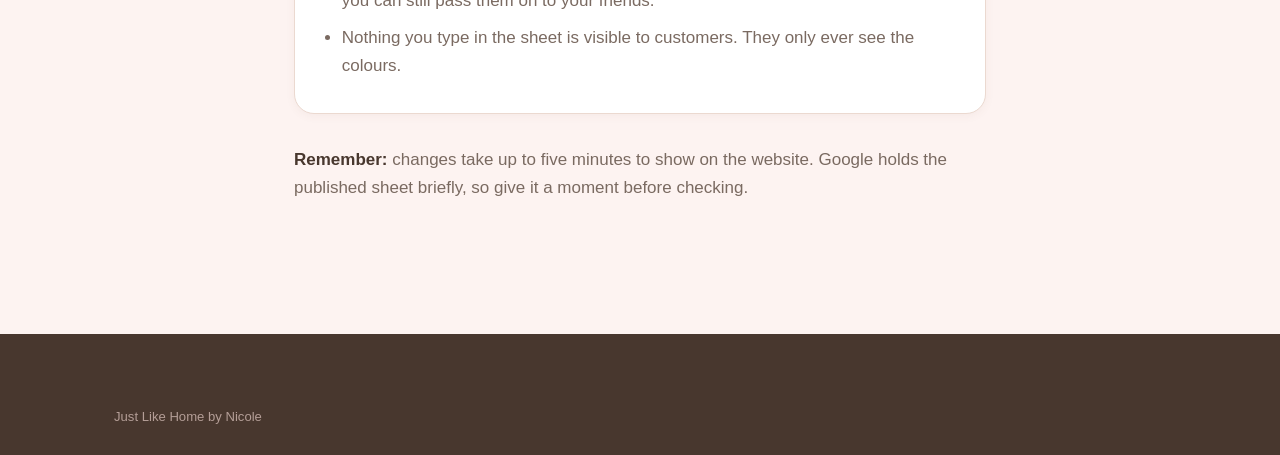
<file: manage.html>
<!DOCTYPE html>
<html lang="en-AU">
<head>
  <meta charset="UTF-8">
  <meta name="viewport" content="width=device-width, initial-scale=1.0">
  <meta name="robots" content="noindex, nofollow">
  <title>My availability | Just Like Home by Nicole</title>
  <link rel="stylesheet" href="css/styles.css?v=17">
  <script>document.documentElement.className += ' js';</script>
</head>
<body>

  <header class="masthead">
    <div class="container">
      <a class="brand" href="index.html" aria-label="Just Like Home by Nicole, home">
        <img class="brand__logo" src="assets/brand/logo.png" alt="" width="375" height="291">
        <span class="brand__text"><span class="brand__name">Just Like Home</span><span class="brand__sub">by Nicole</span></span>
      </a>
      <nav class="nav"><a class="btn btn--ghost" href="guide.html">My guide</a></nav>
    </div>
  </header>

  <section class="pagehero">
    <div class="container">
      <span class="eyebrow center">Just for you</span>
      <h1>My availability &amp; prices</h1>
      <p>Your booked dates and your prices both live in one Google Sheet. Edit the sheet, the website follows a few minutes later.</p>
    </div>
  </section>

  <section class="section" style="padding-top:clamp(24px,3vw,40px)">
    <div class="container guide">

      <div style="text-align:center;margin-bottom:2.4rem">
        <a class="btn" id="sheetLink" href="#" target="_blank" rel="noopener" style="font-size:1.05rem;padding:1em 1.9em">
          <svg viewBox="0 0 24 24" fill="none" stroke="currentColor" stroke-width="2" stroke-linecap="round" stroke-linejoin="round"><rect x="4" y="3" width="16" height="18" rx="2"/><path d="M8 8h8M8 12h8M8 16h5"/></svg>
          Open my sheet
        </a>
        <p id="noSheet" style="color:var(--ink-soft);margin-top:1rem;display:none">Your sheet is not connected yet.</p>
      </div>

      <div class="gcard gcard--do">
        <h3 style="margin-top:0">How to use it</h3>
        <p>The sheet has three columns. Add a row for each booking or period you are away, and delete the row once it is over.</p>
        <ul>
          <li><strong>From</strong> and <strong>To</strong> are the dates, for example <code>3/10/2026</code></li>
          <li><strong>Status</strong> is either <code>Fully booked</code>, <code>1 space left</code> or <code>2 spaces left</code></li>
        </ul>
        <p>That is genuinely it. Anything not listed shows as available.</p>
        <p style="margin-bottom:0"><strong>Your prices live in the same sheet</strong>, on the second tab called <strong>Services</strong>. Change a price there and your website updates within a few minutes.</p>
      </div>

      <h2 style="margin-top:2.6rem">What your website is showing right now</h2>
      <p>This is live. If you have just edited the sheet, give it a few minutes and refresh.</p>
      <div class="avc">
        <div class="avc__top">
          <div class="avc__legend">
            <span><i class="avc__key free"></i> Available</span>
            <span><i class="avc__key limited"></i> Limited spaces</span>
            <span><i class="avc__key full"></i> Fully booked</span>
          </div>
        </div>
        <div class="avc__months" id="availabilityCal"></div>
      </div>

      <div class="gcard" style="margin-top:2rem">
        <h3 style="margin-top:0">A couple of tips</h3>
        <ul style="margin-bottom:0">
          <li>You do not need to log every walk. Just block out the stretches you genuinely cannot take work, like your Ireland trip.</li>
          <li>People can still enquire on booked dates, they just see that it is taken. That way you can still pass them on to your friends.</li>
          <li>Nothing you type in the sheet is visible to customers. They only ever see the colours.</li>
        </ul>
      </div>

      <p style="margin-top:2rem"><strong>Remember:</strong> changes take up to five minutes to show on the website. Google holds the published sheet briefly, so give it a moment before checking.</p>
    </div>
  </section>

  <footer class="foot">
    <div class="container">
      <div class="foot__bottom" style="border-top:0;padding-top:0">
        <span>Just Like Home by Nicole</span>
      </div>
    </div>
  </footer>

  <script src="js/availability.js"></script>
  <script>
    (function () {
      var link = document.getElementById('sheetLink');
      if (window.JLH_SHEET_EDIT) { link.href = window.JLH_SHEET_EDIT; }
      else { link.style.display = 'none'; document.getElementById('noSheet').style.display = 'block'; }
    })();
  </script>
</body>
</html>
</file>
<file: css/styles.css>
/* ==========================================================================
   Just Like Home by Nicole - site styles
   Palette: warm cream + dusty rose + clay neutrals. Friendly, editorial.
   ========================================================================== */

:root{
  --cream:      #FDF3F1;
  --cream-2:    #F8E6E3;
  --blush:      #F4D8D3;
  --blush-2:    #FBE7E2;
  --rose:       #E0A09A;
  --rose-deep:  #BE726B;
  --clay:       #A97F70;
  --ink:        #48372E;
  --ink-soft:   #7A6A61;
  --line:       #EBD9D0;
  --white:      #ffffff;

  --shadow-sm: 0 2px 10px rgba(120,80,70,.06);
  --shadow-md: 0 14px 40px rgba(150,95,85,.12);
  --shadow-lg: 0 30px 70px rgba(150,95,85,.16);

  --r-sm: 12px;
  --r-md: 20px;
  --r-lg: 30px;
  --r-xl: 42px;

  --maxw: 1180px;
  --pad: clamp(20px, 5vw, 64px);

  --f-display: Arial, Helvetica, sans-serif;
  --f-body: Arial, Helvetica, sans-serif;
  --f-hand: Arial, Helvetica, sans-serif;
}

*,*::before,*::after{ box-sizing:border-box; }
/* let grid/flex children shrink below their content width on small screens */
.container > *, .rev-grid > *, .head--row > *, .why__grid > *, .about .container > *, .book .container > *{ min-width:0; }
h1,h2,h3{ overflow-wrap:break-word; }
html{ scroll-behavior:smooth; -webkit-text-size-adjust:100%; }
body{
  margin:0;
  font-family:var(--f-body);
  color:var(--ink);
  background:var(--cream);
  line-height:1.65;
  font-size:17px;
  -webkit-font-smoothing:antialiased;
  overflow-x:hidden;
}
img{ max-width:100%; display:block; }
a{ color:inherit; text-decoration:none; }
h1,h2,h3,h4{ font-family:var(--f-display); font-weight:600; line-height:1.08; margin:0; letter-spacing:-.01em; }
p{ margin:0 0 1em; }

.container{ width:100%; max-width:var(--maxw); margin-inline:auto; padding-inline:var(--pad); }
.section{ padding-block:clamp(64px,9vw,120px); position:relative; }

.eyebrow{
  font-family:var(--f-body); font-size:.72rem; font-weight:600;
  letter-spacing:.22em; text-transform:uppercase; color:var(--rose-deep);
  display:inline-flex; align-items:center; gap:.6em; margin-bottom:1.1rem;
}
.eyebrow::before{ content:""; width:26px; height:1.5px; background:var(--rose); display:inline-block; }
.eyebrow.center{ justify-content:center; }

.lead{ font-size:1.18rem; color:var(--ink-soft); max-width:52ch; }

/* ---------- buttons ---------- */
.btn{
  --bg:var(--rose-deep); --fg:#fff;
  display:inline-flex; align-items:center; gap:.55em;
  font-family:var(--f-body); font-weight:600; font-size:.98rem;
  padding:.85em 1.5em; border-radius:999px; cursor:pointer; border:1.5px solid transparent;
  background:var(--bg); color:var(--fg); transition:transform .2s ease, box-shadow .2s ease, background .2s ease;
  box-shadow:0 8px 20px rgba(193,112,106,.28);
}
.btn:hover{ transform:translateY(-2px); box-shadow:0 12px 26px rgba(193,112,106,.36); }
.btn--ghost{ background:transparent; color:var(--ink); border-color:var(--line); box-shadow:none; }
.btn--ghost:hover{ background:var(--white); border-color:var(--rose); box-shadow:var(--shadow-sm); }
.btn--white{ background:#fff; color:var(--rose-deep); box-shadow:var(--shadow-md); }
.btn svg{ width:1.05em; height:1.05em; }

/* ---------- top utility bar ---------- */
.util{ background:var(--ink); color:#F4E7E2; font-size:.78rem; letter-spacing:.02em; }
.util .container{ display:flex; justify-content:space-between; align-items:center; gap:1rem; min-height:38px; flex-wrap:wrap; }
.util a{ opacity:.9; } .util a:hover{ opacity:1; color:var(--blush); }
.util__dot{ color:var(--rose); }
.util__right{ display:flex; gap:1.2rem; align-items:center; }

/* ---------- header ---------- */
.masthead{ position:sticky; top:0; z-index:50; background:rgba(253,243,241,.85); backdrop-filter:blur(12px); border-bottom:1px solid var(--line); }
.masthead .container{ display:flex; align-items:center; justify-content:space-between; min-height:74px; gap:1rem; }
.brand{ display:flex; align-items:center; gap:.62rem; }
.brand__mark{ width:42px; height:42px; flex:none; }
.brand__text{ display:flex; flex-direction:column; line-height:1; }
.brand__name{ font-family:var(--f-display); font-size:1.24rem; font-weight:700; color:var(--rose-deep); letter-spacing:.01em; line-height:1; }
.brand__sub{ font-family:var(--f-display); font-size:.6rem; letter-spacing:.16em; text-transform:uppercase; color:var(--clay); margin-top:3px; }

.nav{ display:flex; align-items:center; gap:1.8rem; }
.nav__links{ display:flex; gap:1.5rem; list-style:none; margin:0; padding:0; }
.nav__links a{ font-size:.95rem; font-weight:500; color:var(--ink-soft); position:relative; padding:.2em 0; }
.nav__links a:hover, .nav__links a[aria-current="page"]{ color:var(--ink); }
.nav__links a::after{ content:""; position:absolute; left:0; bottom:-2px; height:2px; width:0; background:var(--rose); transition:width .25s ease; border-radius:2px; }
.nav__links a:hover::after, .nav__links a[aria-current="page"]::after{ width:100%; }
.nav-toggle{ display:none; width:44px; height:44px; border:1px solid var(--line); background:var(--white); border-radius:12px; cursor:pointer; position:relative; }
.nav-toggle span, .nav-toggle span::before, .nav-toggle span::after{ content:""; position:absolute; left:50%; top:50%; width:18px; height:2px; background:var(--ink); border-radius:2px; transform:translate(-50%,-50%); transition:.25s; }
.nav-toggle span::before{ transform:translate(-50%,-7px); }
.nav-toggle span::after{ transform:translate(-50%,5px); }
body.nav-open .nav-toggle span{ background:transparent; }
body.nav-open .nav-toggle span::before{ transform:translate(-50%,0) rotate(45deg); }
body.nav-open .nav-toggle span::after{ transform:translate(-50%,0) rotate(-45deg); }

/* ---------- HERO ---------- */
.hero{ position:relative; overflow:hidden; padding-top:clamp(10px,2vw,24px); padding-bottom:clamp(50px,7vw,90px); }
.hero__bg{ position:absolute; inset:0; z-index:0; pointer-events:none; }
.hero__blob{ position:absolute; border-radius:50%; filter:blur(6px); opacity:.55; }
.hero__blob.b1{ width:520px; height:520px; background:radial-gradient(circle at 30% 30%, var(--blush), transparent 70%); top:-160px; right:-120px; }
.hero__blob.b2{ width:420px; height:420px; background:radial-gradient(circle at 60% 60%, #F3E4DA, transparent 70%); bottom:-180px; left:-140px; opacity:.7; }
.hero .container{ position:relative; z-index:1; display:grid; grid-template-columns:1.05fr .95fr; gap:clamp(28px,4vw,64px); align-items:center; }

.hero__copy{ max-width:34rem; }
.hero__tag{
  display:inline-flex; align-items:center; gap:.5em; background:var(--white); border:1px solid var(--line);
  border-radius:999px; padding:.4em .9em; font-size:.78rem; font-weight:600; color:var(--rose-deep); box-shadow:var(--shadow-sm); margin-bottom:1.4rem;
}
.hero__tag .dot{ width:7px; height:7px; border-radius:50%; background:#7bbf8f; box-shadow:0 0 0 3px rgba(123,191,143,.25); }
.hero h1{ font-size:clamp(2.6rem,6vw,4.5rem); letter-spacing:-.015em; }
.hero h1 em{ font-style:italic; font-weight:500; color:var(--rose-deep); }
.hero h1 .hand{ font-family:var(--f-hand); font-style:normal; color:var(--rose); font-size:1.05em; }
.hero__sub{ font-size:1.16rem; color:var(--ink-soft); margin:1.4rem 0 2rem; max-width:40ch; }
.hero__actions{ display:flex; gap:.8rem; flex-wrap:wrap; align-items:center; }
.hero__note{ font-size:.86rem; color:var(--ink-soft); margin-top:1.4rem; display:flex; align-items:center; gap:.5em; }
.hero__note svg{ width:1.1em; height:1.1em; color:var(--rose); flex:none; }

/* hero art: cosy window scene */
.scene{ position:relative; }
.scene__frame{
  position:relative; background:linear-gradient(160deg,#fff,#FDF1EC); border-radius:var(--r-xl);
  padding:26px; box-shadow:var(--shadow-lg); border:1px solid #F2E1DA;
}
.scene__window{ position:relative; aspect-ratio:1/1; border-radius:26px; overflow:hidden;
  background:linear-gradient(180deg,#FCEDE7 0%, #F7DDD6 55%, #EFC9C0 100%); }
.scene svg{ position:absolute; inset:0; width:100%; height:100%; }
.breathe{ transform-box:fill-box; transform-origin:center; animation:breathe 4.2s ease-in-out infinite; }
@keyframes breathe{ 0%,100%{ transform:scaleY(1); } 50%{ transform:scaleY(1.035); } }
.floaty{ animation:floaty 6s ease-in-out infinite; transform-box:fill-box; transform-origin:center; }
.floaty.f2{ animation-delay:-2s; } .floaty.f3{ animation-delay:-4s; }
@keyframes floaty{ 0%,100%{ transform:translateY(0); opacity:.5;} 50%{ transform:translateY(-8px); opacity:.9;} }
.scene__badge{
  position:absolute; bottom:-18px; left:-18px; background:#fff; border-radius:18px; padding:.7em 1em;
  box-shadow:var(--shadow-md); display:flex; align-items:center; gap:.6em; font-size:.82rem; font-weight:600;
}
.scene__badge .star{ color:var(--rose); }
.scene__badge small{ display:block; font-weight:400; color:var(--ink-soft); font-size:.72rem; }
.scene__pill{
  position:absolute; top:-14px; right:14px; background:var(--ink); color:#fff; font-size:.74rem; font-weight:600;
  padding:.5em .9em; border-radius:999px; box-shadow:var(--shadow-md); letter-spacing:.02em;
}

/* ---------- trust strip ---------- */
.trust{ background:var(--white); border-block:1px solid var(--line); }
.trust .container{ display:flex; flex-wrap:wrap; justify-content:center; gap:clamp(1.2rem,4vw,3.4rem); padding-block:22px; }
.trust__item{ display:flex; align-items:center; gap:.55em; font-size:.9rem; font-weight:500; color:var(--ink-soft); }
.trust__item svg{ width:1.15em; height:1.15em; color:var(--rose-deep); flex:none; }

/* ---------- section heading block ---------- */
.head{ max-width:44rem; margin-bottom:clamp(2rem,4vw,3.4rem); }
.head h2{ font-size:clamp(2.1rem,4.2vw,3.2rem); }
.head p{ margin-top:1rem; color:var(--ink-soft); font-size:1.12rem; }
/* asymmetric editorial head: kicker full-width, heading left, intro offset right */
.head--row{ max-width:none; display:grid; grid-template-columns:1.15fr .85fr; gap:clamp(1rem,4vw,3.4rem); align-items:end; }
.head--row .eyebrow{ grid-column:1 / -1; }
.head--row h2{ grid-column:1; margin:0; }
.head--row p{ grid-column:2; margin:0; align-self:end; padding-bottom:.4rem; }
@media(max-width:760px){ .head--row{ grid-template-columns:1fr; } .head--row h2,.head--row p{ grid-column:1; } }

/* ---------- about ---------- */
.about{ background:var(--cream-2); }
.about .container{ display:grid; grid-template-columns:.92fr 1.08fr; gap:clamp(28px,5vw,72px); align-items:center; }
.about__photo--main{ aspect-ratio:1/1; }
.about__media{ position:relative; }
.about__photo{
  aspect-ratio:4/5; border-radius:var(--r-lg); background:
    linear-gradient(135deg,#F3D9D2,#E9BEB6);
  box-shadow:var(--shadow-md); display:grid; place-items:center; text-align:center; color:#fff; overflow:hidden; position:relative;
}
.about__photo span{ position:relative; z-index:1; font-family:var(--f-body); font-size:.8rem; letter-spacing:.15em; text-transform:uppercase; opacity:.85; }
.about__photo::after{ content:""; position:absolute; inset:0; background:radial-gradient(circle at 70% 20%, rgba(255,255,255,.35), transparent 55%); }
.about__stamp{ position:absolute; bottom:-22px; right:-14px; background:#fff; border-radius:50%; width:118px; height:118px; display:grid; place-items:center; text-align:center; box-shadow:var(--shadow-md); border:2px dashed var(--blush); }
.about__stamp b{ font-family:var(--f-display); font-size:1.7rem; color:var(--rose-deep); line-height:1; }
.about__stamp small{ font-size:.62rem; letter-spacing:.12em; text-transform:uppercase; color:var(--ink-soft); }
.sig{ font-family:var(--f-display); font-style:italic; font-weight:700; font-size:1.35rem; color:var(--rose-deep); line-height:1; margin-top:.6em; }
.about h2{ font-size:clamp(1.9rem,3.6vw,2.7rem); }
.about p{ color:var(--ink-soft); }

/* ---------- service areas band ---------- */
.areas{ background:var(--cream); }
.areas .container{ display:grid; grid-template-columns:.8fr 1.2fr; gap:clamp(1.5rem,5vw,4rem); align-items:center; }
.areas h2{ font-size:clamp(1.7rem,3.2vw,2.4rem); }
.areas p{ color:var(--ink-soft); margin-top:.8rem; }
.chips{ display:flex; flex-wrap:wrap; gap:.6rem; }
.chip{ background:var(--white); border:1px solid var(--line); border-radius:999px; padding:.5em 1.05em; font-size:.92rem; font-weight:500; color:var(--ink); box-shadow:var(--shadow-sm); }
.chip--muted{ background:transparent; border-style:dashed; color:var(--ink-soft); }
a.chip{ transition:background .2s, border-color .2s, color .2s, transform .2s; }
a.chip:hover{ background:var(--white); border-color:var(--rose); color:var(--rose-deep); transform:translateY(-1px); box-shadow:var(--shadow-sm); }
a.chip--muted:hover{ border-style:solid; }
.menu__price--dual{ display:flex; flex-direction:column; gap:.5rem; }
@media (max-width:760px){ .areas .container{ grid-template-columns:1fr; } }

/* ---------- services: editorial index / menu ---------- */
.svcs{ background:var(--cream); }
.menu-cat{ font-family:var(--f-body); font-size:.78rem; font-weight:700; letter-spacing:.16em; text-transform:uppercase; color:var(--clay); margin:2.6rem 0 .3rem; }
.menu{ border-top:1px solid var(--line); }
.menu__row{
  display:grid; grid-template-columns:74px 1fr auto; align-items:center; gap:1.6rem;
  padding:1.9rem 1.4rem 1.9rem 0; border-bottom:1px solid var(--line);
  position:relative; transition:padding .3s ease, background .35s ease;
}
.menu__row:hover{ background:linear-gradient(90deg,var(--blush-2) 0%, transparent 80%); padding-left:1.3rem; padding-right:1.6rem; }
.menu__num{ font-family:var(--f-display); font-weight:700; font-size:1.55rem; color:var(--rose); letter-spacing:-.02em; }
.menu__main h3{ font-size:clamp(1.5rem,3vw,2.15rem); margin-bottom:.3rem; }
.menu__main p{ color:var(--ink-soft); margin:0; max-width:56ch; font-size:1rem; }
.menu__price{ text-align:right; font-family:var(--f-display); font-weight:600; color:var(--rose-deep); font-size:1.1rem; white-space:nowrap; }
.menu__price em{ display:block; font-style:normal; font-weight:400; color:var(--ink-soft); font-size:.78rem; font-family:var(--f-body); margin-top:.15rem; }
.menu__go{ position:absolute; right:1.4rem; top:50%; transform:translateY(-50%) translateX(6px); opacity:0; color:var(--rose-deep); transition:.3s; }
.menu__row:hover .menu__go{ opacity:0; } /* reserved */
.menu__note{
  margin-top:2.2rem; background:linear-gradient(120deg,var(--blush-2),#fff); border:1px solid var(--line);
  border-radius:var(--r-md); padding:26px 30px; display:flex; gap:1.3rem; align-items:center;
}
.menu__note .svc__ic{ flex:none; margin:0; }
.menu__note h3{ font-size:1.3rem; margin-bottom:.2rem; }
.menu__note p{ margin:0; color:var(--ink-soft); font-size:.98rem; }
.svc__ic{ width:52px; height:52px; border-radius:15px; background:var(--blush-2); display:grid; place-items:center; }
.svc__ic svg{ width:26px; height:26px; color:var(--rose-deep); }
@media (max-width:640px){
  .menu__row{ grid-template-columns:44px 1fr; gap:1rem 1.1rem; padding-right:0; }
  .menu__price{ grid-column:2; text-align:left; font-size:1rem; }
  .menu__note{ flex-direction:column; align-items:flex-start; }
}

/* ---------- why (differentiator) ---------- */
.why{ background:var(--ink); color:#F6E9E4; }
.why h2{ color:#fff; } .why .eyebrow{ color:var(--blush); } .why .eyebrow::before{ background:var(--rose); }
.why__grid{ display:grid; grid-template-columns:1fr 1fr; gap:clamp(28px,5vw,64px); align-items:center; }
.why__list{ list-style:none; margin:1.6rem 0 0; padding:0; display:grid; gap:1.1rem; }
.why__list li{ display:flex; gap:.9rem; align-items:flex-start; }
.why__list .n{ font-family:var(--f-display); color:var(--rose); font-size:1.1rem; flex:none; width:1.6em; }
.why__list b{ display:block; color:#fff; font-weight:600; margin-bottom:.15em; }
.why__list span.t{ color:#D9C6C0; font-size:.96rem; }
.why__card{ background:rgba(255,255,255,.05); border:1px solid rgba(255,255,255,.12); border-radius:var(--r-lg); padding:34px; }
.why__quote{ font-family:var(--f-display); font-style:italic; font-weight:500; font-size:1.55rem; line-height:1.4; color:#fff; letter-spacing:-.005em; }
.why__by{ margin-top:1.2rem; font-size:.9rem; color:var(--blush); }

/* ---------- how it works ---------- */
.how{ background:var(--cream-2); }
.steps{ display:grid; grid-template-columns:repeat(3,1fr); gap:clamp(1.5rem,4vw,3rem); position:relative; margin-top:.5rem; }
.steps::before{ content:""; position:absolute; top:33px; left:11%; right:11%; height:2px;
  background:repeating-linear-gradient(90deg, var(--blush) 0 9px, transparent 9px 18px); }
.step{ position:relative; text-align:left; }
.step__n{ width:66px; height:66px; border-radius:50%; background:var(--white); border:2px solid var(--blush);
  color:var(--rose-deep); display:grid; place-items:center; font-family:var(--f-display); font-weight:700;
  font-size:1.6rem; line-height:1; margin-bottom:1.2rem; position:relative; z-index:1; box-shadow:0 6px 16px rgba(150,95,85,.10); }
.step h3{ font-size:1.3rem; margin-bottom:.4rem; }
.step p{ color:var(--ink-soft); font-size:.98rem; margin:0; max-width:30ch; }
.step__arrow{ display:none; }
@media (max-width:760px){ .steps{ grid-template-columns:1fr; } .steps::before{ display:none; } }

/* ---------- testimonials: one feature + two stacked ---------- */
.revs{ background:var(--cream); }
.rev-grid{ display:grid; grid-template-columns:1.4fr 1fr; grid-template-rows:auto auto; gap:20px; align-items:stretch; }
.rev{ background:var(--white); border:1px solid var(--line); border-radius:var(--r-md); padding:28px; box-shadow:var(--shadow-sm); }
.rev__stars{ color:var(--rose); letter-spacing:.1em; margin-bottom:.7rem; }
.rev p{ font-size:1rem; color:var(--ink); }
.rev__who{ display:flex; align-items:center; gap:.7rem; margin-top:1.4rem; }
.rev__av{ width:42px; height:42px; border-radius:50%; background:linear-gradient(135deg,var(--rose),var(--clay)); display:grid; place-items:center; color:#fff; font-weight:600; font-size:.9rem; }
.rev__who b{ font-size:.92rem; } .rev__who small{ display:block; color:var(--ink-soft); font-size:.8rem; }
.rev--feature{ grid-row:1 / span 2; display:flex; flex-direction:column; justify-content:space-between;
  background:linear-gradient(155deg,var(--rose) 0%, var(--rose-deep) 100%); border:0; color:#fff; padding:38px; }
.rev--feature .rev__stars{ color:#fff; opacity:.9; }
.rev--feature p{ font-family:var(--f-display); font-weight:600; font-size:clamp(1.5rem,2.4vw,2rem); line-height:1.3; color:#fff; letter-spacing:-.01em; }
.rev--feature .rev__who small, .rev--feature .rev__who b{ color:#fff; }
.rev--feature .rev__who small{ opacity:.85; }
.rev--feature .rev__av{ background:rgba(255,255,255,.25); }
@media (max-width:760px){ .rev-grid{ grid-template-columns:1fr; } .rev--feature{ grid-row:auto; } }

/* ---------- FAQ accordion ---------- */
.faq-wrap{ max-width:800px; margin-inline:auto; }
.faq{ border-bottom:1px solid var(--line); }
.faq__q{ width:100%; text-align:left; background:none; border:0; cursor:pointer; font-family:var(--f-display); font-size:1.22rem; color:var(--ink); padding:1.15em 3rem 1.15em 0; position:relative; }
.faq__q::after{ content:"+"; position:absolute; right:.4rem; top:50%; transform:translateY(-50%); font-family:var(--f-body); font-weight:400; font-size:1.5rem; color:var(--rose-deep); transition:transform .3s; }
.faq[open] .faq__q::after{ transform:translateY(-50%) rotate(45deg); }
.faq__a{ padding:0 3rem 1.3em 0; color:var(--ink-soft); }
.faq__a p{ margin:0; }
.faq[open] .faq__q{ color:var(--rose-deep); }

/* ---------- CTA band ---------- */
.cta{ background:linear-gradient(120deg,var(--rose) 0%, var(--rose-deep) 100%); color:#fff; text-align:center; border-radius:0; }
.cta .container{ position:relative; }
.cta h2{ color:#fff; font-size:clamp(2rem,4vw,3rem); }
.cta p{ color:#FDECE8; font-size:1.15rem; max-width:46ch; margin-inline:auto; margin-top:1rem; }
.cta__paws{ position:absolute; inset:0; overflow:hidden; opacity:.14; pointer-events:none; }

/* ---------- contact form (page 2) ---------- */
.book{ background:var(--cream); }
.book .container{ display:grid; grid-template-columns:.9fr 1.1fr; gap:clamp(28px,5vw,64px); align-items:start; }
.book__aside p{ color:var(--ink-soft); }
.book__contactlist{ list-style:none; padding:0; margin:1.6rem 0 0; display:grid; gap:1rem; }
.book__contactlist li{ display:flex; gap:.8rem; align-items:center; font-weight:500; }
.book__contactlist .ic{ width:42px; height:42px; border-radius:12px; background:var(--blush-2); display:grid; place-items:center; flex:none; }
.book__contactlist .ic svg{ width:20px; height:20px; color:var(--rose-deep); }
.book__contactlist small{ display:block; color:var(--ink-soft); font-weight:400; font-size:.82rem; }

.form{ background:var(--white); border:1px solid var(--line); border-radius:var(--r-lg); padding:clamp(24px,4vw,40px); box-shadow:var(--shadow-md); }
.form__row{ display:grid; grid-template-columns:1fr 1fr; gap:16px; }
.field{ margin-bottom:16px; }
.field label{ display:block; font-size:.82rem; font-weight:600; color:var(--ink); margin-bottom:.4em; letter-spacing:.01em; }
.field input, .field select, .field textarea{
  width:100%; font-family:var(--f-body); font-size:1rem; color:var(--ink); background:var(--cream);
  border:1.5px solid var(--line); border-radius:12px; padding:.8em .9em; transition:border-color .2s, background .2s;
}
.field input:focus, .field select:focus, .field textarea:focus{ outline:none; border-color:var(--rose); background:#fff; }
.field textarea{ resize:vertical; min-height:110px; }
.form__note{ font-size:.82rem; color:var(--ink-soft); margin-top:.4rem; }
.form__ok{ display:none; text-align:center; padding:1rem; background:var(--blush-2); border-radius:14px; color:var(--rose-deep); font-weight:600; margin-bottom:1rem; }
.form__ok.show{ display:block; }

/* ---------- page hero (simple) ---------- */
.pagehero{ background:linear-gradient(180deg,var(--blush-2),var(--cream)); text-align:center; padding-block:clamp(56px,8vw,96px); }
.pagehero h1{ font-size:clamp(2.4rem,5vw,3.6rem); }
.pagehero p{ color:var(--ink-soft); font-size:1.15rem; max-width:44ch; margin:1rem auto 0; }

/* ---------- footer ---------- */
.foot{ background:var(--ink); color:#D9C6C0; padding-block:clamp(48px,6vw,72px) 28px; }
.foot__top{ display:grid; grid-template-columns:1.4fr 1fr 1fr; gap:2rem; padding-bottom:2.4rem; border-bottom:1px solid rgba(255,255,255,.1); }
.foot__brand .brand__name{ color:#fff; } .foot__brand .brand__sub{ color:var(--rose); }
.foot__brand p{ margin-top:1rem; max-width:34ch; font-size:.95rem; }
.foot h4{ font-family:var(--f-body); font-size:.78rem; letter-spacing:.16em; text-transform:uppercase; color:var(--blush); margin-bottom:1rem; }
.foot ul{ list-style:none; margin:0; padding:0; display:grid; gap:.6rem; font-size:.95rem; }
.foot ul a:hover{ color:#fff; }
.foot__bottom{ display:flex; justify-content:space-between; align-items:center; gap:1rem; padding-top:1.6rem; font-size:.82rem; color:#B49E97; flex-wrap:wrap; }
.foot__bottom a:hover{ color:var(--blush); }
.foot__social{ display:flex; gap:.8rem; }
.foot__social a{ width:38px; height:38px; border-radius:10px; background:rgba(255,255,255,.08); display:grid; place-items:center; }
.foot__social a:hover{ background:var(--rose-deep); }
.foot__social svg{ width:18px; height:18px; }

/* ---------- reveal on scroll (only when JS is active; no-JS shows all) ---------- */
.js .reveal{ opacity:0; transform:translateY(22px); transition:opacity .7s ease, transform .7s ease; }
.js .reveal.in{ opacity:1; transform:none; }

/* ---------- real photos ---------- */
.scene__window img{ position:absolute; inset:0; width:100%; height:100%; object-fit:cover; }
.about__photo{ padding:0; }
.about__photo img{ position:absolute; inset:0; width:100%; height:100%; object-fit:cover; z-index:0; }

/* gallery strip */
.gallery{ background:var(--cream-2); }
.gallery__grid{ display:grid; grid-template-columns:repeat(4,1fr); grid-auto-rows:1fr; gap:12px; }
.gallery__grid figure{ margin:0; border-radius:var(--r-md); overflow:hidden; aspect-ratio:1/1; box-shadow:var(--shadow-sm); background:var(--blush); }
.gallery__grid img{ width:100%; height:100%; object-fit:cover; transition:transform .6s ease; display:block; }
.gallery__grid figure:hover img{ transform:scale(1.06); }
.gallery__grid figure.tall{ grid-row:span 2; aspect-ratio:auto; }
@media (max-width:700px){
  .gallery__grid{ grid-template-columns:repeat(2,1fr); }
  .gallery__grid figure.tall{ grid-row:auto; aspect-ratio:1/1; }
  /* two columns means an odd number of photos leaves one stranded on the last
     row. Drop one tile in each state so the grid always ends square. */
  .gallery:not(.expanded) .gallery__grid figure:nth-of-type(7){ display:none; }
}

/* CTA with photo background */
.cta__bg{ position:absolute; inset:0; z-index:0; }
.cta__bg img{ width:100%; height:100%; object-fit:cover; object-position:center 38%; }
.cta__bg::after{ content:""; position:absolute; inset:0; background:linear-gradient(120deg, rgba(190,114,107,.85), rgba(150,84,78,.82)); }
.cta .container{ position:relative; z-index:1; }
.cta__actions{ display:flex; gap:.8rem; justify-content:center; align-items:center; flex-wrap:wrap; margin-top:1.8rem; }
.cta__actions .btn{ min-width:200px; justify-content:center; }

/* click-to-text / phone emphasis */
.btn--text{ background:var(--ink); color:#fff; box-shadow:0 8px 20px rgba(72,55,46,.28); }
.btn--text:hover{ background:#5a4538; }

/* ==========================================================================
   Dachshund walk-across (Nicole's Canva mascot)
   He trots the full width of the screen once on load, paw prints
   stamping behind him and staying as a trail.
   ========================================================================== */
.dxrun{ position:relative; height:clamp(96px,13vw,150px); margin-top:6px; pointer-events:none; }
.dxrun__walker{ position:absolute; bottom:6px; left:0; width:clamp(150px,17vw,210px); aspect-ratio:406/265;
  transform:translateX(-260px); animation:dxrun 9s linear .5s forwards; }
.dxrun__gait{ width:100%; height:100%; animation:dxgait .6s linear .5s 15; }
.dxrun__dog{ width:100%; height:100%; background:url("../assets/brand/dachshund.png") no-repeat center/contain; }
@keyframes dxrun{ from{ transform:translateX(-260px); } to{ transform:translateX(calc(100vw + 80px)); } }
/* trot: rock + step bounce combined so nothing fights over transform */
@keyframes dxgait{
  0%{ transform:rotate(0) translateY(0); }
  25%{ transform:rotate(-2.4deg) translateY(-4px); }
  50%{ transform:rotate(0) translateY(0); }
  75%{ transform:rotate(2.4deg) translateY(-4px); }
  100%{ transform:rotate(0) translateY(0); }
}
/* paw prints stamped along the way, staying as a trail */
.dxrun .pp{ position:absolute; width:17px; height:17px; opacity:0; }
.dxrun .pp svg{ width:100%; height:100%; display:block; }
.pp.q01{ left:3%;  bottom:10px; animation:dxpp .35s ease 1.6s forwards; }
.pp.q02{ left:12%; bottom:26px; animation:dxpp .35s ease 2.4s forwards; }
.pp.q03{ left:21%; bottom:10px; animation:dxpp .35s ease 3.2s forwards; }
.pp.q04{ left:30%; bottom:26px; animation:dxpp .35s ease 3.9s forwards; }
.pp.q05{ left:40%; bottom:10px; animation:dxpp .35s ease 4.7s forwards; }
.pp.q06{ left:49%; bottom:26px; animation:dxpp .35s ease 5.4s forwards; }
.pp.q07{ left:58%; bottom:10px; animation:dxpp .35s ease 6.1s forwards; }
.pp.q08{ left:68%; bottom:26px; animation:dxpp .35s ease 6.9s forwards; }
.pp.q09{ left:77%; bottom:10px; animation:dxpp .35s ease 7.6s forwards; }
.pp.q10{ left:86%; bottom:26px; animation:dxpp .35s ease 8.4s forwards; }
.pp.q11{ left:94%; bottom:10px; animation:dxpp .35s ease 9.1s forwards; }
@keyframes dxpp{ from{ opacity:0; transform:scale(.5); } to{ opacity:.45; transform:scale(1); } }
@media (prefers-reduced-motion:reduce){
  .dxrun__walker{ transform:translateX(4vw); animation:none; }
  .dxrun .pp{ opacity:.45; }
}

/* ---------- v5: header logo, icons ---------- */
.brand__logo{ height:68px; width:auto; display:block; filter:contrast(1.35) saturate(.9) brightness(.82); }
.masthead .nav > .btn{ padding:.6em 1.15em; font-size:.88rem; box-shadow:0 4px 12px rgba(193,112,106,.22); }
.masthead .container{ min-height:82px; }
.brand{ gap:.75rem; }
@media (max-width:720px){ .brand__logo{ height:54px; } .masthead .container{ min-height:74px; } body.nav-open .nav__links{ inset:74px 0 auto 0; } .brand__name{ font-size:1.05rem; } }
.util__right a{ display:inline-flex; align-items:center; gap:.4em; }
.util__right svg{ width:14px; height:14px; }

/* hero badge: on mobile, sit it below the photo instead of overlapping */
@media (max-width:900px){
  .scene__badge{ position:static; margin:14px auto 0; width:max-content; max-width:100%; }
  .scene__pill{ top:-12px; right:10px; }
}

/* ---------- about: bigger greeting + photo cluster ---------- */
.about__hi{ font-size:clamp(2.4rem,4.6vw,3.4rem); margin-bottom:.9rem; }
.about__photo--main{ aspect-ratio:4/5; }
.about__thumbs{ display:grid; grid-template-columns:1fr 1fr; gap:12px; margin-top:12px; }
.about__thumbs img{ width:100%; aspect-ratio:1/1; object-fit:cover; border-radius:var(--r-md); box-shadow:var(--shadow-sm); display:block; }

/* ---------- reactive dogs callout ---------- */
.callout{ background:var(--white); border:1px solid var(--line); border-left:5px solid var(--rose); border-radius:var(--r-md); padding:26px 28px; display:grid; grid-template-columns:auto 1fr; gap:1.2rem; align-items:start; box-shadow:var(--shadow-sm); }
.callout h3{ font-size:1.3rem; margin-bottom:.35rem; }
.callout p{ margin:0; color:var(--ink-soft); }
@media (max-width:640px){ .callout{ grid-template-columns:1fr; } }

/* ---------- deposit / booking info ---------- */
.policy{ margin-top:1.4rem; background:var(--white); border:1px solid var(--line); border-radius:var(--r-md); padding:22px 26px; }
.policy h3{ font-size:1.1rem; margin-bottom:.35rem; }
.policy p{ margin:0; color:var(--ink-soft); font-size:.98rem; }
.solo{ margin-top:.9rem; padding:.9rem 1.1rem; background:var(--blush-2); border-radius:12px; font-size:.95rem; color:var(--ink); }
.solo b{ display:block; margin-bottom:.15rem; }

/* ---------- gallery: expandable + lightbox ---------- */
.gallery__grid figure.more{ display:none; }
.gallery.expanded .gallery__grid figure.more{ display:block; }
.gallery__grid figure{ cursor:zoom-in; }
.gallery__actions{ text-align:center; margin-top:1.8rem; }
.gallery.expanded .gallery__actions{ display:none; }
.lightbox{ position:fixed; inset:0; background:rgba(40,28,24,.92); display:none; align-items:center; justify-content:center; z-index:1000; padding:20px; }
.lightbox.open{ display:flex; }
.lightbox img{ max-width:min(92vw,900px); max-height:88vh; border-radius:14px; box-shadow:0 30px 80px rgba(0,0,0,.5); }
.lightbox__x{ position:absolute; top:16px; right:18px; width:44px; height:44px; border-radius:50%; border:0; background:rgba(255,255,255,.14); color:#fff; font-size:26px; line-height:1; cursor:pointer; }
.lightbox__x:hover{ background:rgba(255,255,255,.28); }

/* ---------- availability calendar ---------- */
.avail{ background:var(--white); border-block:1px solid var(--line); }
.calwrap{ border:1px solid var(--line); border-radius:var(--r-md); overflow:hidden; box-shadow:var(--shadow-sm); background:#fff; }
.calwrap iframe{ display:block; width:100%; height:520px; border:0; }
.avail__note{ display:flex; gap:.6rem; align-items:flex-start; margin-top:1rem; color:var(--ink-soft); font-size:.92rem; }
.avail__note svg{ width:1.2em; height:1.2em; flex:none; color:var(--rose-deep); margin-top:.15em; }
@media (max-width:720px){ .calwrap iframe{ height:420px; } }

/* ---------- instagram band ---------- */
.ig{ background:var(--white); border-block:1px solid var(--line); }
.ig .container{ display:grid; grid-template-columns:1.1fr .9fr; gap:clamp(1.5rem,5vw,4rem); align-items:center; }
.ig h2{ font-size:clamp(1.8rem,3.4vw,2.5rem); }
.ig p{ color:var(--ink-soft); margin-top:.6rem; }
.ig__strip{ display:grid; grid-template-columns:repeat(3,1fr); gap:10px; }
.ig__strip img{ width:100%; aspect-ratio:1/1; object-fit:cover; border-radius:12px; display:block; }
.ig__handle{ display:inline-flex; align-items:center; gap:.5em; margin-top:1.2rem; }
.ig__handle svg{ width:1.1em; height:1.1em; }
@media (max-width:760px){ .ig .container{ grid-template-columns:1fr; } }

/* ---------- responsive ---------- */
@media (max-width:900px){
  .hero .container, .about .container, .why__grid, .book .container{ grid-template-columns:1fr; }
  .scene{ max-width:440px; margin-inline:auto; width:100%; }
  .about__media{ max-width:380px; }
  .svc-grid, .rev-grid, .steps{ grid-template-columns:1fr; }
  .step__arrow{ display:none !important; }
  .foot__top{ grid-template-columns:1fr 1fr; }
  .foot__brand{ grid-column:1 / -1; }
}
.nav__mobile-cta{ display:none; }
@media (max-width:720px){
  .nav__links, .util{ display:none; }
  .masthead .nav > .btn{ display:none; }   /* CTA moves into the menu on mobile */
  .nav-toggle{ display:block; }
  .nav{ gap:.6rem; }
  body.nav-open .nav__mobile-cta{ display:block; border-bottom:0 !important; padding-top:.9rem; }
  body.nav-open .nav__mobile-cta a{ display:inline-flex !important; }
  body.nav-open .nav__links{
    display:flex; position:fixed; inset:74px 0 auto 0; flex-direction:column; gap:0;
    background:var(--cream); border-bottom:1px solid var(--line); padding:1rem var(--pad) 1.4rem; box-shadow:var(--shadow-md);
  }
  body.nav-open .nav__links li{ border-bottom:1px solid var(--line); }
  body.nav-open .nav__links a{ display:block; padding:.9em 0; font-size:1.05rem; }
  .form__row{ grid-template-columns:1fr; }
  .hero__actions{ width:100%; }
}
@media (prefers-reduced-motion:reduce){
  *{ animation:none !important; transition:none !important; scroll-behavior:auto; }
  .reveal{ opacity:1; transform:none; }
}

/* ---------- handover guide page ---------- */
.guide{ max-width:820px; margin-inline:auto; }
.guide h2{ font-size:clamp(1.6rem,3.2vw,2.2rem); margin-top:2.6rem; }
.guide h3{ font-size:1.15rem; margin-top:1.6rem; }
.guide p, .guide li{ color:var(--ink-soft); }
.guide ol, .guide ul{ padding-left:1.3rem; }
.guide li{ margin-bottom:.55rem; }
.guide strong{ color:var(--ink); }
.gcard{ background:var(--white); border:1px solid var(--line); border-radius:var(--r-md); padding:24px 26px; margin:1.4rem 0; box-shadow:var(--shadow-sm); }
.gcard--warn{ border-left:5px solid var(--rose); background:linear-gradient(120deg,var(--blush-2),#fff); }
.gcard--do{ border-left:5px solid #7bbf8f; }
.gcard h3{ margin-top:0; }
.gcard p:last-child, .gcard ul:last-child, .gcard ol:last-child{ margin-bottom:0; }
.gsteps{ counter-reset:g; list-style:none; padding-left:0; }
.gsteps li{ position:relative; padding-left:2.6rem; margin-bottom:1rem; }
.gsteps li::before{ counter-increment:g; content:counter(g); position:absolute; left:0; top:-2px;
  width:1.85rem; height:1.85rem; border-radius:50%; background:var(--blush); color:var(--rose-deep);
  font-weight:700; font-size:.9rem; display:grid; place-items:center; }
.gtoc{ display:grid; gap:.5rem; margin:1.6rem 0 0; }
.gtoc a{ display:flex; gap:.7rem; align-items:center; padding:.8rem 1rem; background:var(--white);
  border:1px solid var(--line); border-radius:14px; font-weight:600; color:var(--ink); transition:.2s; }
.gtoc a:hover{ border-color:var(--rose); transform:translateX(3px); }
.gtoc span{ color:var(--rose-deep); font-weight:700; }
code{ background:var(--cream-2); padding:.15em .45em; border-radius:6px; font-size:.9em; word-break:break-all; }

/* ---------- Google review button ---------- */
.btn--google{ background:var(--white); color:var(--ink); border-color:var(--line); box-shadow:var(--shadow-sm); }
.btn--google:hover{ border-color:var(--rose); box-shadow:var(--shadow-md); }
.btn--google svg{ width:1.15em; height:1.15em; }
.rev-actions{ display:flex; gap:.8rem; justify-content:center; align-items:center; flex-wrap:wrap; margin-top:2.2rem; }

/* ---------- availability calendar (hotel style) ---------- */
.avc{ background:var(--white); border:1px solid var(--line); border-radius:var(--r-md); padding:clamp(18px,3vw,30px); box-shadow:var(--shadow-sm); }
.avc__top{ display:flex; justify-content:space-between; align-items:center; gap:1rem; flex-wrap:wrap; margin-bottom:1.4rem; }
.avc__legend{ display:flex; gap:1.1rem; flex-wrap:wrap; font-size:.86rem; color:var(--ink-soft); }
.avc__legend span{ display:inline-flex; align-items:center; gap:.45em; }
.avc__key{ width:14px; height:14px; border-radius:5px; flex:none; }
.avc__key.free{ background:#E4F0E7; border:1px solid #9CC9A8; }
.avc__key.limited{ background:#FBEBD6; border:1px solid #E0B274; }
.avc__key.full{ background:var(--blush); border:1px solid var(--rose); }
.avc__nav{ display:flex; gap:.5rem; }
.avc__nav button{ width:40px; height:40px; border-radius:12px; border:1px solid var(--line); background:var(--white);
  color:var(--ink); font-size:1.1rem; cursor:pointer; transition:.2s; line-height:1; }
.avc__nav button:hover:not(:disabled){ border-color:var(--rose); color:var(--rose-deep); }
.avc__nav button:disabled{ opacity:.35; cursor:default; }
.avc__months{ display:grid; grid-template-columns:repeat(3,1fr); gap:clamp(1rem,2.5vw,2rem); }
.avc__mname{ font-weight:700; color:var(--ink); margin-bottom:.7rem; font-size:1rem; }
.avc__grid{ display:grid; grid-template-columns:repeat(7,1fr); gap:4px; }
.avc__dow{ font-size:.66rem; font-weight:700; letter-spacing:.06em; text-transform:uppercase;
  color:var(--clay); text-align:center; padding-bottom:.3rem; }
.avc__pad{ aspect-ratio:1; }
.avc__day{ aspect-ratio:1; display:grid; place-items:center; border-radius:8px; font-size:.82rem;
  font-weight:600; color:var(--ink); background:#E4F0E7; border:1px solid #9CC9A8; }
.avc__day.is-limited{ background:#FBEBD6; border-color:#E0B274; }
.avc__day.is-full{ background:var(--blush); border-color:var(--rose); color:var(--rose-deep); text-decoration:line-through; }
.avc__day.is-past{ background:transparent; border-color:transparent; color:#CDBDB4; font-weight:400; }
.avc__note{ margin-top:1.3rem; font-size:.9rem; color:var(--ink-soft); display:flex; gap:.6rem; align-items:flex-start; }
.avc__note svg{ width:1.15em; height:1.15em; color:var(--rose-deep); flex:none; margin-top:.15em; }
@media (max-width:900px){ .avc__months{ grid-template-columns:1fr 1fr; } }
@media (max-width:620px){ .avc__months{ grid-template-columns:1fr; } .avc__day{ font-size:.9rem; } }

/* ---------- live date availability note on the enquiry form ---------- */
.datestatus{ margin:-4px 0 16px; padding:0; font-size:.92rem; line-height:1.5; }
.datestatus:empty{ display:none; }
.datestatus{ border-radius:12px; padding:.7em .95em; border:1px solid transparent; }
.datestatus.is-free{ background:#E8F3EB; border-color:#9CC9A8; color:#2F6B41; }
.datestatus.is-limited{ background:#FBEBD6; border-color:#E0B274; color:#8A5A16; }
.datestatus.is-full{ background:var(--blush-2); border-color:var(--rose); color:var(--rose-deep); }
.datestatus.is-note{ background:var(--cream-2); border-color:var(--line); color:var(--ink-soft); }

/* ---------- manage availability page ---------- */
.mrow{ display:grid; grid-template-columns:1fr 1fr 1fr auto; gap:.8rem; align-items:end;
  background:var(--white); border:1px solid var(--line); border-radius:var(--r-md); padding:16px 18px; margin-bottom:.8rem; }
.mrow label{ display:flex; flex-direction:column; gap:.3rem; font-size:.78rem; font-weight:700;
  letter-spacing:.04em; text-transform:uppercase; color:var(--clay); }
.mrow input, .mrow select{ font-family:inherit; font-size:1rem; color:var(--ink); background:var(--cream);
  border:1.5px solid var(--line); border-radius:12px; padding:.6em .7em; }
.mrow input:focus, .mrow select:focus{ outline:none; border-color:var(--rose); background:#fff; }
.mdel{ background:transparent; border:1.5px solid var(--line); color:var(--ink-soft); border-radius:12px;
  padding:.7em 1em; cursor:pointer; font-family:inherit; font-size:.9rem; font-weight:600; }
.mdel:hover{ border-color:var(--rose); color:var(--rose-deep); }
@media (max-width:720px){ .mrow{ grid-template-columns:1fr 1fr; } .mdel{ grid-column:1 / -1; } }

/* must sit after the .more display rules above, otherwise source order wins */
@media (max-width:700px){
  .gallery.expanded .gallery__grid figure:nth-of-type(19){ display:none; }
}

/* ---------- printing the guide to PDF ---------- */
@media print{
  .masthead, .foot{ display:none !important; }
  body{ background:#fff; font-size:12pt; }
  .pagehero{ background:none; padding-block:0 18px; }
  .section{ padding-block:0; }
  .guide h2{ break-after:avoid; page-break-after:avoid; margin-top:22px; }
  .gcard, .gtoc a, .gsteps li{ break-inside:avoid; page-break-inside:avoid; }
  .gtoc{ display:none; }
  a{ color:inherit; text-decoration:none; }
  code{ background:#F3EAE6; }
}
</file>
